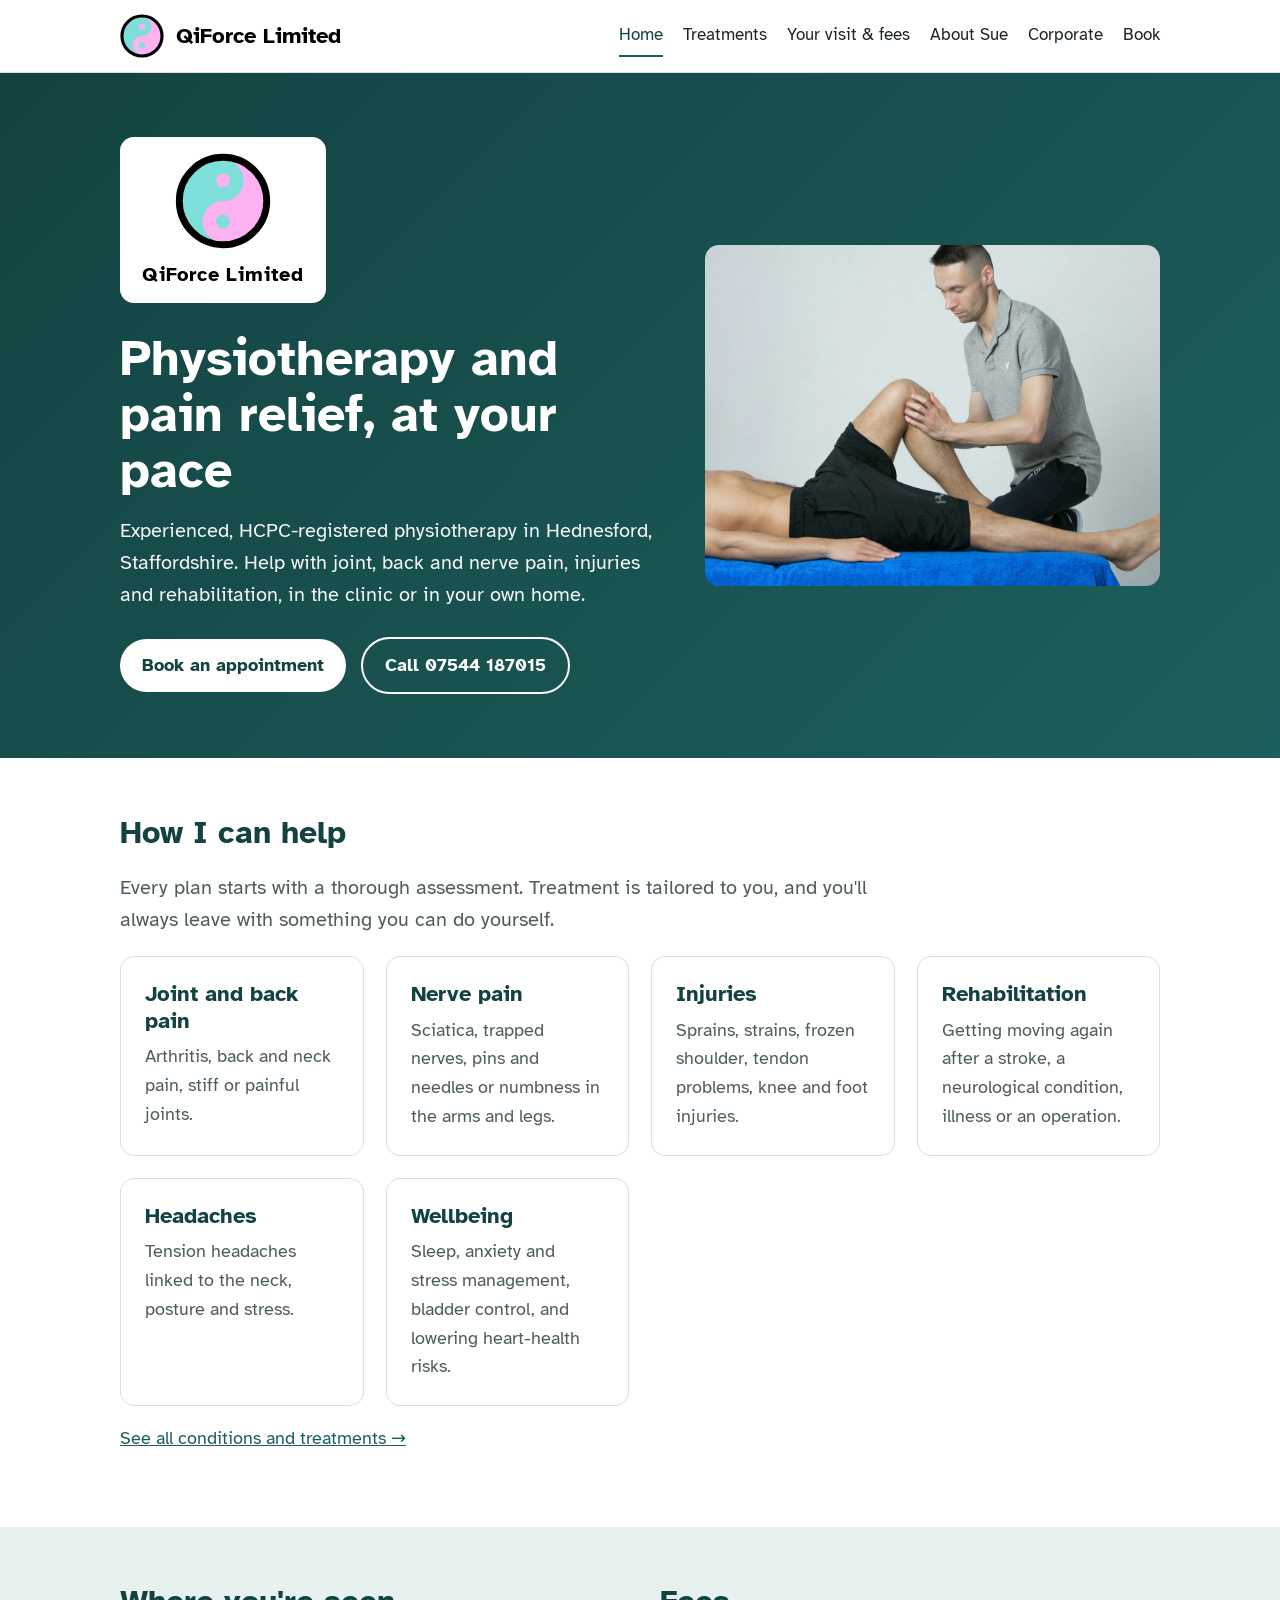
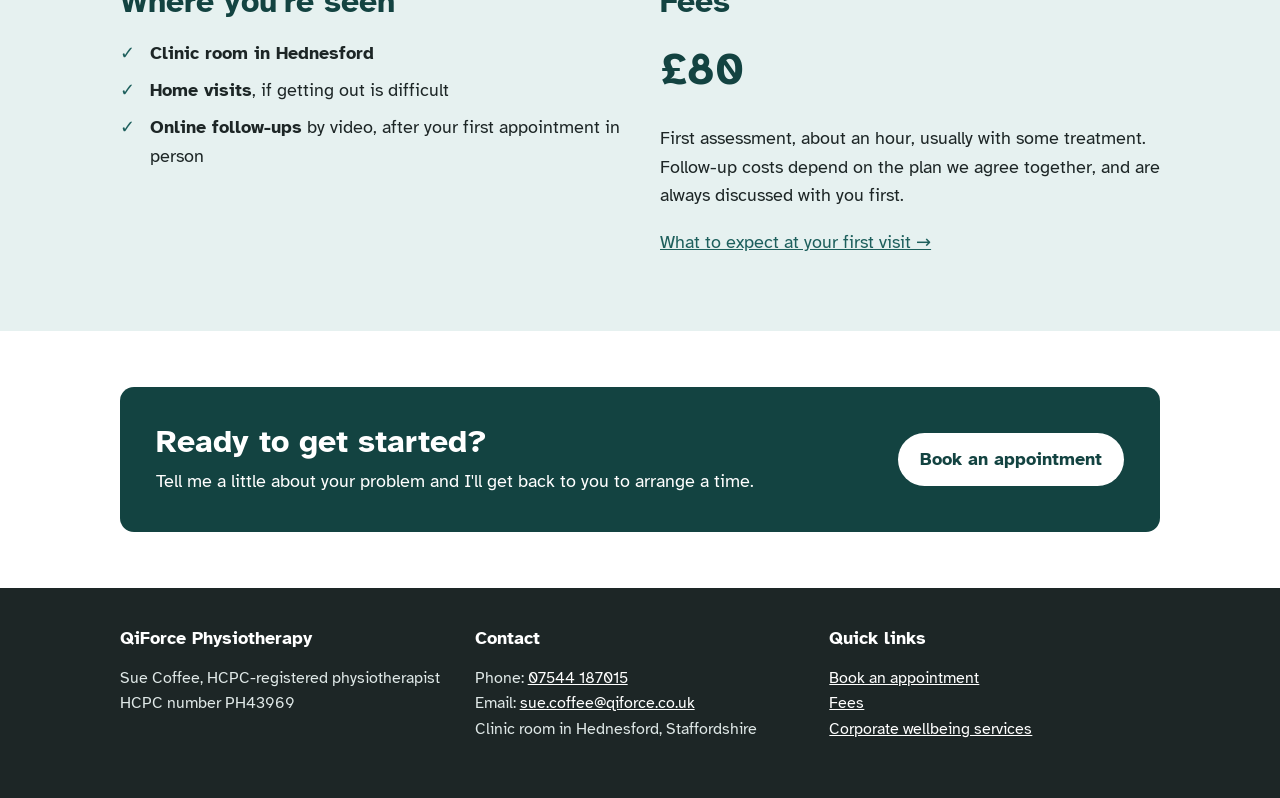
<file: index.html>
<!doctype html>
<html lang="en-GB">
<head>
<meta charset="utf-8">
<meta name="viewport" content="width=device-width, initial-scale=1">
<title>QiForce Physiotherapy | Pain relief and rehabilitation in Hednesford</title>
<meta name="description" content="HCPC-registered physiotherapist Sue Coffee helps you manage pain, recover from injury and move with confidence. Clinic in Hednesford, home visits and online follow-ups.">
<link rel="preconnect" href="https://fonts.googleapis.com">
<link rel="stylesheet" href="https://fonts.googleapis.com/css2?family=Atkinson+Hyperlegible:wght@400;700&display=swap">
<link rel="stylesheet" href="style.css">
</head>
<body>

<header class="site"><div class="wrap">
<a class="logo" href="index.html"><img src="images/yinyang.svg" width="44" height="44" alt=""><span class="logo-text">QiForce Limited</span></a>
<nav class="main" aria-label="Main">
<a href="index.html" aria-current="page">Home</a>
<a href="treatments.html">Treatments</a>
<a href="your-visit.html">Your visit & fees</a>
<a href="about.html">About Sue</a>
<a href="corporate.html">Corporate</a>
<a href="book.html">Book</a>
</nav>
</div></header>
<main>
<div class="hero"><div class="wrap">
<div>
<div class="brand"><img src="images/yinyang.svg" width="96" height="96" alt="QiForce yin and yang logo"><span>QiForce Limited</span></div>
<h1>Physiotherapy and pain relief, at your pace</h1>
<p>Experienced, HCPC-registered physiotherapy in Hednesford, Staffordshire. Help with joint, back and nerve pain, injuries and rehabilitation, in the clinic or in your own home.</p>
<a class="btn" href="book.html">Book an appointment</a>
<a class="btn ghost" href="tel:07544187015">Call 07544 187015</a>
</div>
<img class="hero-img" src="images/hero-knee.jpg" width="1400" height="934" alt="A physiotherapist gently bending a patient's knee on a treatment couch">
</div></div>

<section><div class="wrap">
<h2>How I can help</h2>
<p class="lead">Every plan starts with a thorough assessment. Treatment is tailored to you, and you'll always leave with something you can do yourself.</p>
<div class="grid">
<div class="card"><h3>Joint and back pain</h3><p>Arthritis, back and neck pain, stiff or painful joints.</p></div>
<div class="card"><h3>Nerve pain</h3><p>Sciatica, trapped nerves, pins and needles or numbness in the arms and legs.</p></div>
<div class="card"><h3>Injuries</h3><p>Sprains, strains, frozen shoulder, tendon problems, knee and foot injuries.</p></div>
<div class="card"><h3>Rehabilitation</h3><p>Getting moving again after a stroke, a neurological condition, illness or an operation.</p></div>
<div class="card"><h3>Headaches</h3><p>Tension headaches linked to the neck, posture and stress.</p></div>
<div class="card"><h3>Wellbeing</h3><p>Sleep, anxiety and stress management, bladder control, and lowering heart-health risks.</p></div>
</div>
<p><a href="treatments.html">See all conditions and treatments →</a></p>
</div></section>

<section class="alt"><div class="wrap two">
<div>
<h2>Where you're seen</h2>
<ul class="ticks">
<li><strong>Clinic room in Hednesford</strong></li>
<li><strong>Home visits</strong>, if getting out is difficult</li>
<li><strong>Online follow-ups</strong> by video, after your first appointment in person</li>
</ul>
</div>
<div>
<h2>Fees</h2>
<p class="price">£80</p>
<p>First assessment, about an hour, usually with some treatment. Follow-up costs depend on the plan we agree together, and are always discussed with you first.</p>
<p><a href="your-visit.html">What to expect at your first visit →</a></p>
</div>
</div></section>

<section><div class="wrap">
<div class="cta">
<div><h2>Ready to get started?</h2><p>Tell me a little about your problem and I'll get back to you to arrange a time.</p></div>
<a class="btn" href="book.html">Book an appointment</a>
</div>
</div></section>

</main>
<footer class="site"><div class="wrap">
<div><h3>QiForce Physiotherapy</h3>
<p>Sue Coffee, HCPC-registered physiotherapist<br>HCPC number PH43969</p></div>
<div><h3>Contact</h3>
<p>Phone: <a href="tel:07544187015">07544 187015</a><br>
Email: <a href="mailto:sue.coffee@qiforce.co.uk">sue.coffee@qiforce.co.uk</a><br>
Clinic room in Hednesford, Staffordshire</p></div>
<div><h3>Quick links</h3>
<p><a href="book.html">Book an appointment</a><br><a href="your-visit.html">Fees</a><br><a href="corporate.html">Corporate wellbeing services</a></p></div>
</div></footer>
</body>
</html>
</file>
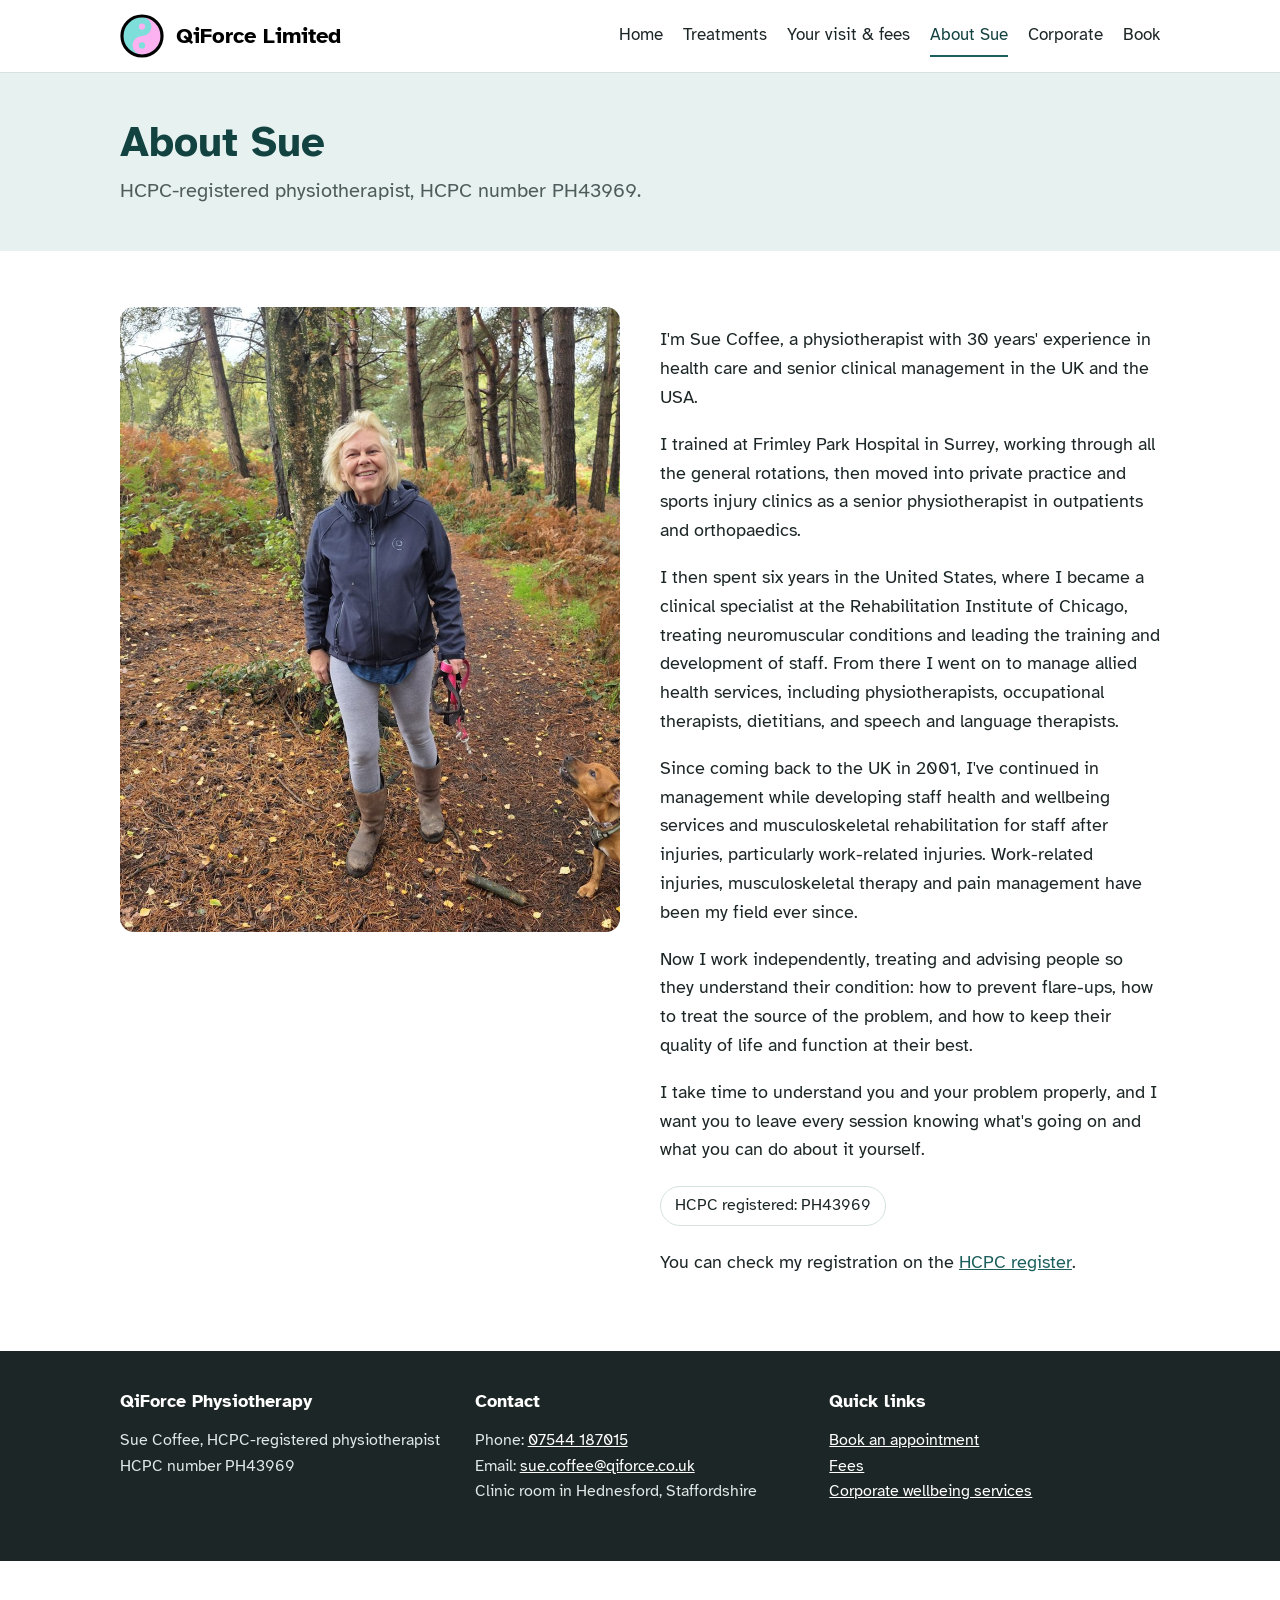
<file: about-us/index.html>
<!DOCTYPE html>
<html lang="en-GB"><head><meta charset="utf-8">
<title>QiForce Physiotherapy</title>
<link rel="canonical" href="https://www.qiforce.co.uk/about.html">
<meta http-equiv="refresh" content="0; url=/about.html">
</head><body><p><a href="/about.html">Continue to QiForce Physiotherapy</a></p></body></html>
</file>
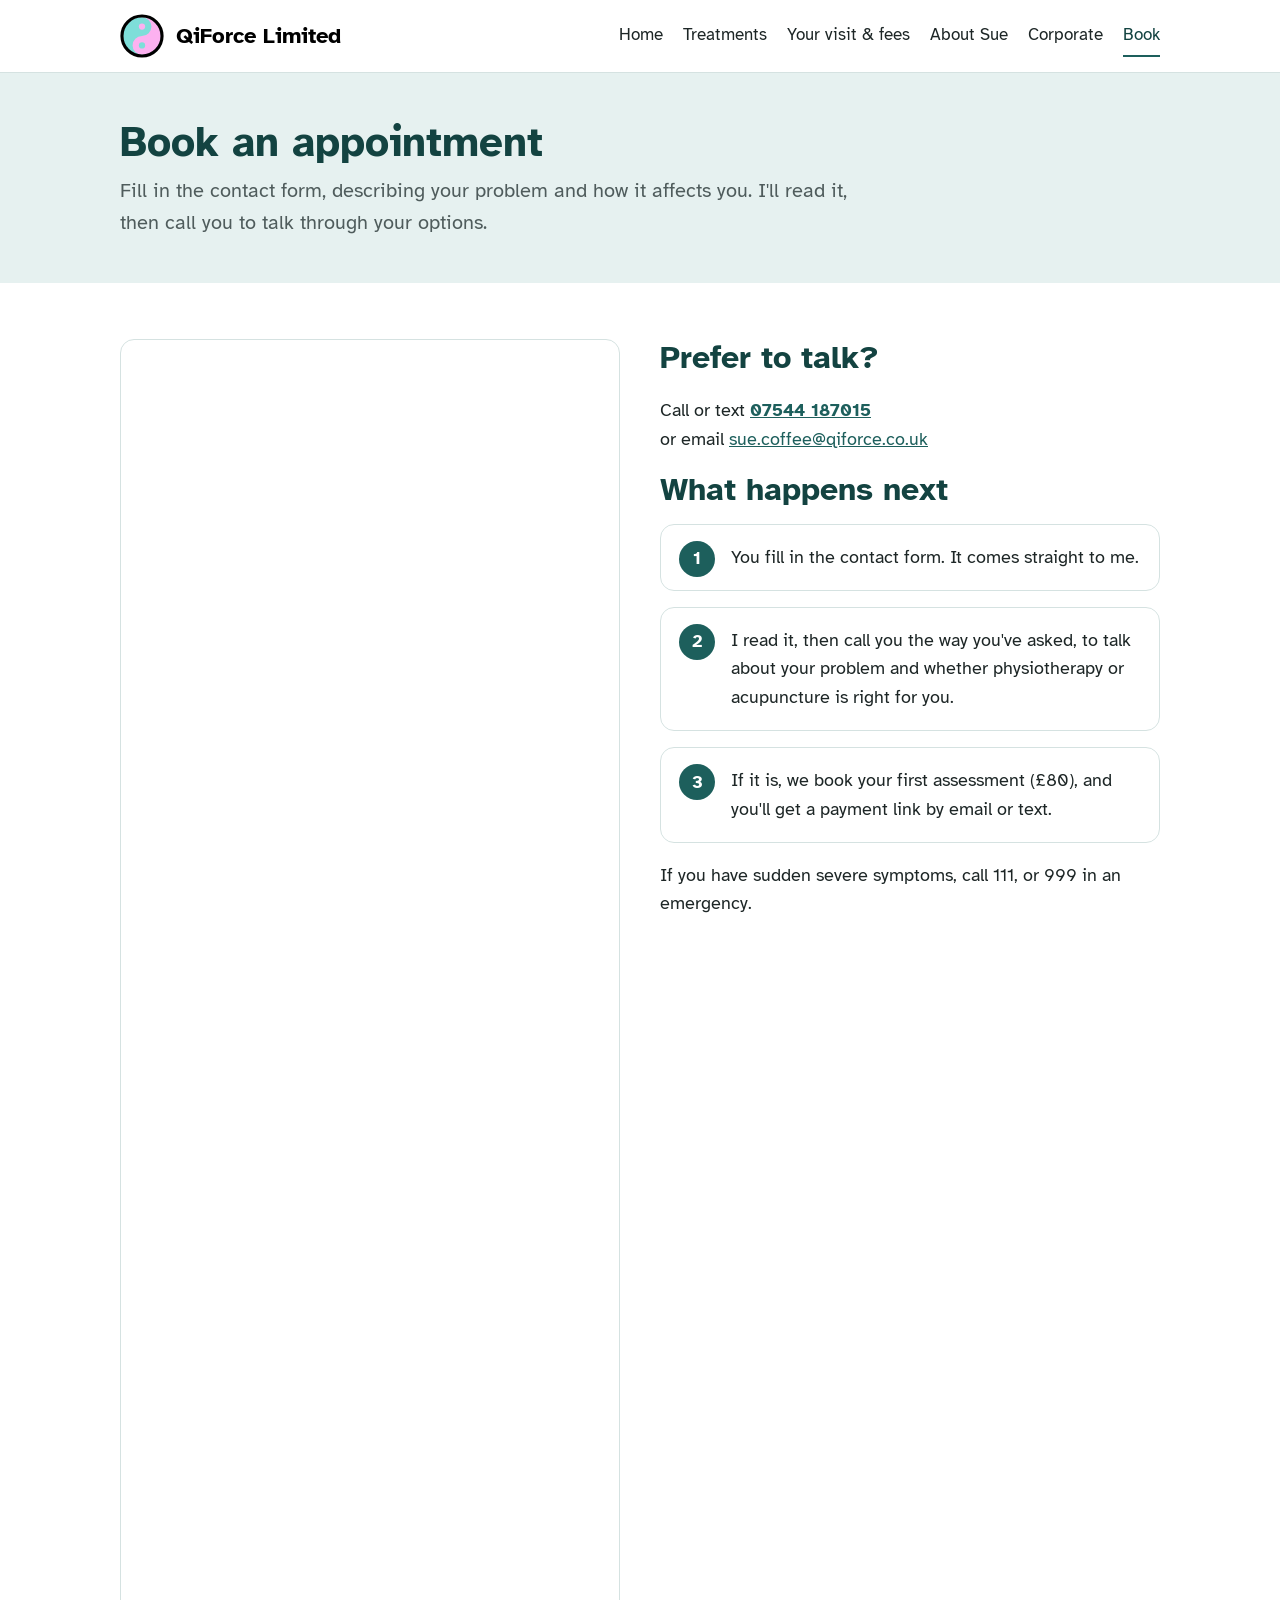
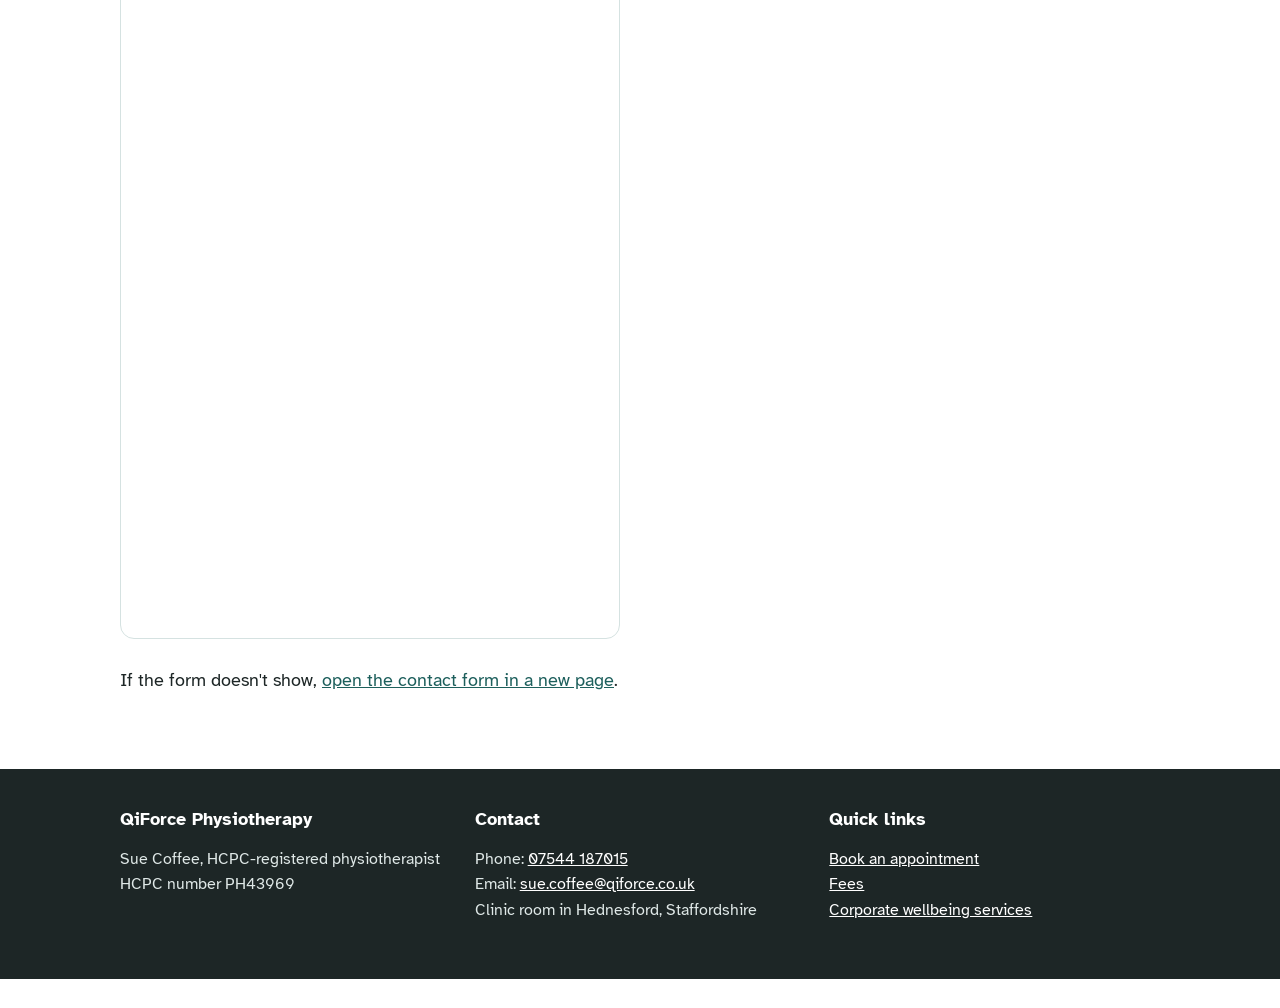
<file: contact-us/index.html>
<!DOCTYPE html>
<html lang="en-GB"><head><meta charset="utf-8">
<title>QiForce Physiotherapy</title>
<link rel="canonical" href="https://www.qiforce.co.uk/book.html">
<meta http-equiv="refresh" content="0; url=/book.html">
</head><body><p><a href="/book.html">Continue to QiForce Physiotherapy</a></p></body></html>
</file>
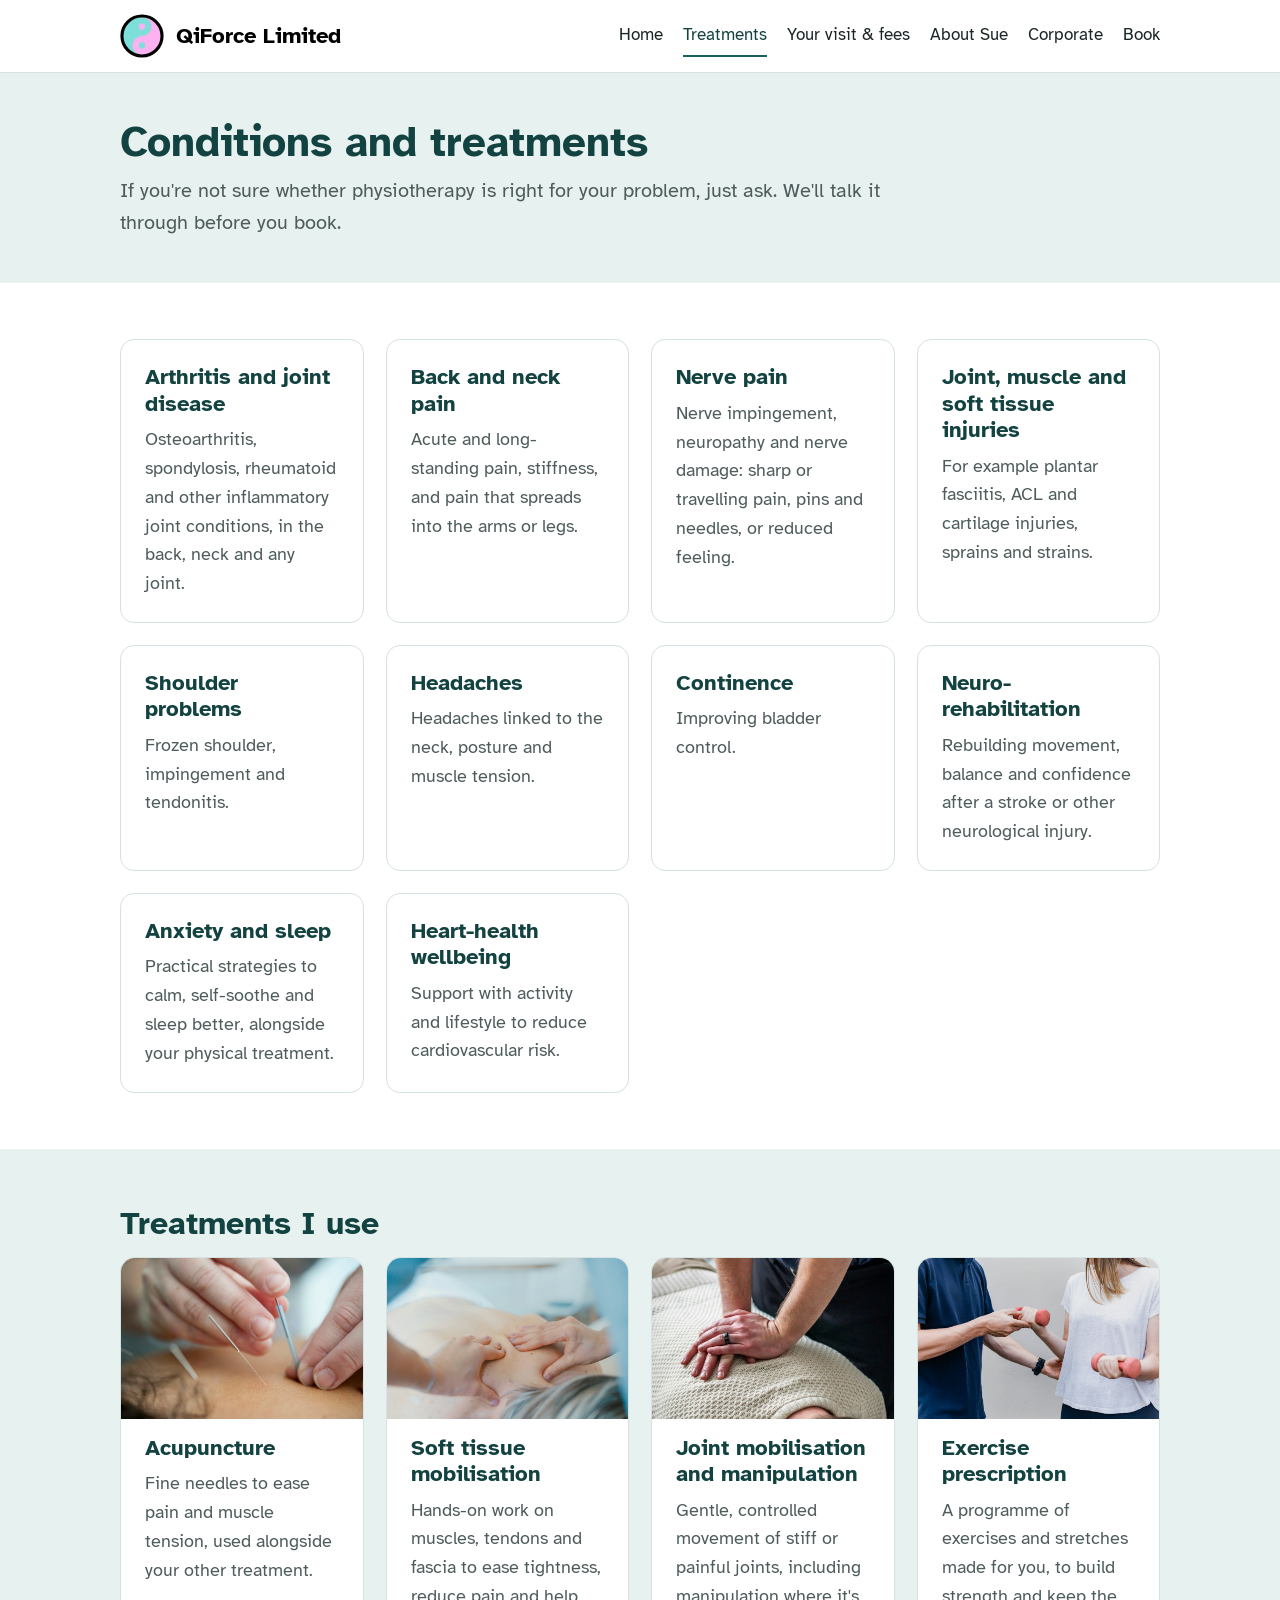
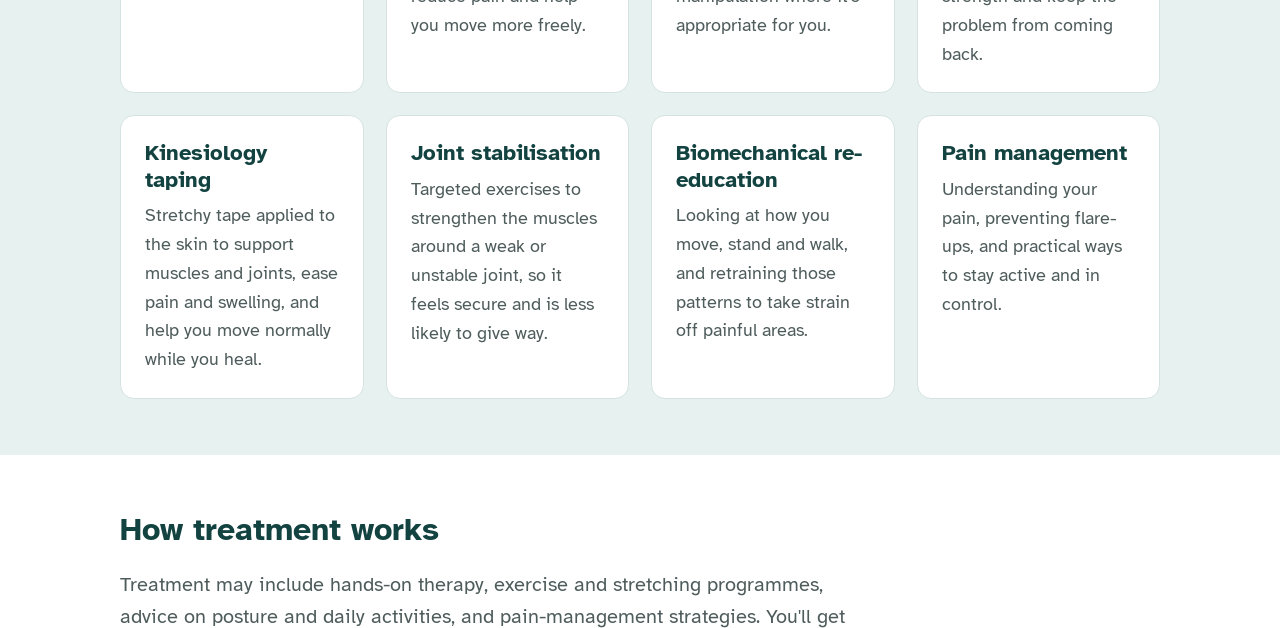
<file: personal-support/index.html>
<!DOCTYPE html>
<html lang="en-GB"><head><meta charset="utf-8">
<title>QiForce Physiotherapy</title>
<link rel="canonical" href="https://www.qiforce.co.uk/treatments.html">
<meta http-equiv="refresh" content="0; url=/treatments.html">
</head><body><p><a href="/treatments.html">Continue to QiForce Physiotherapy</a></p></body></html>
</file>
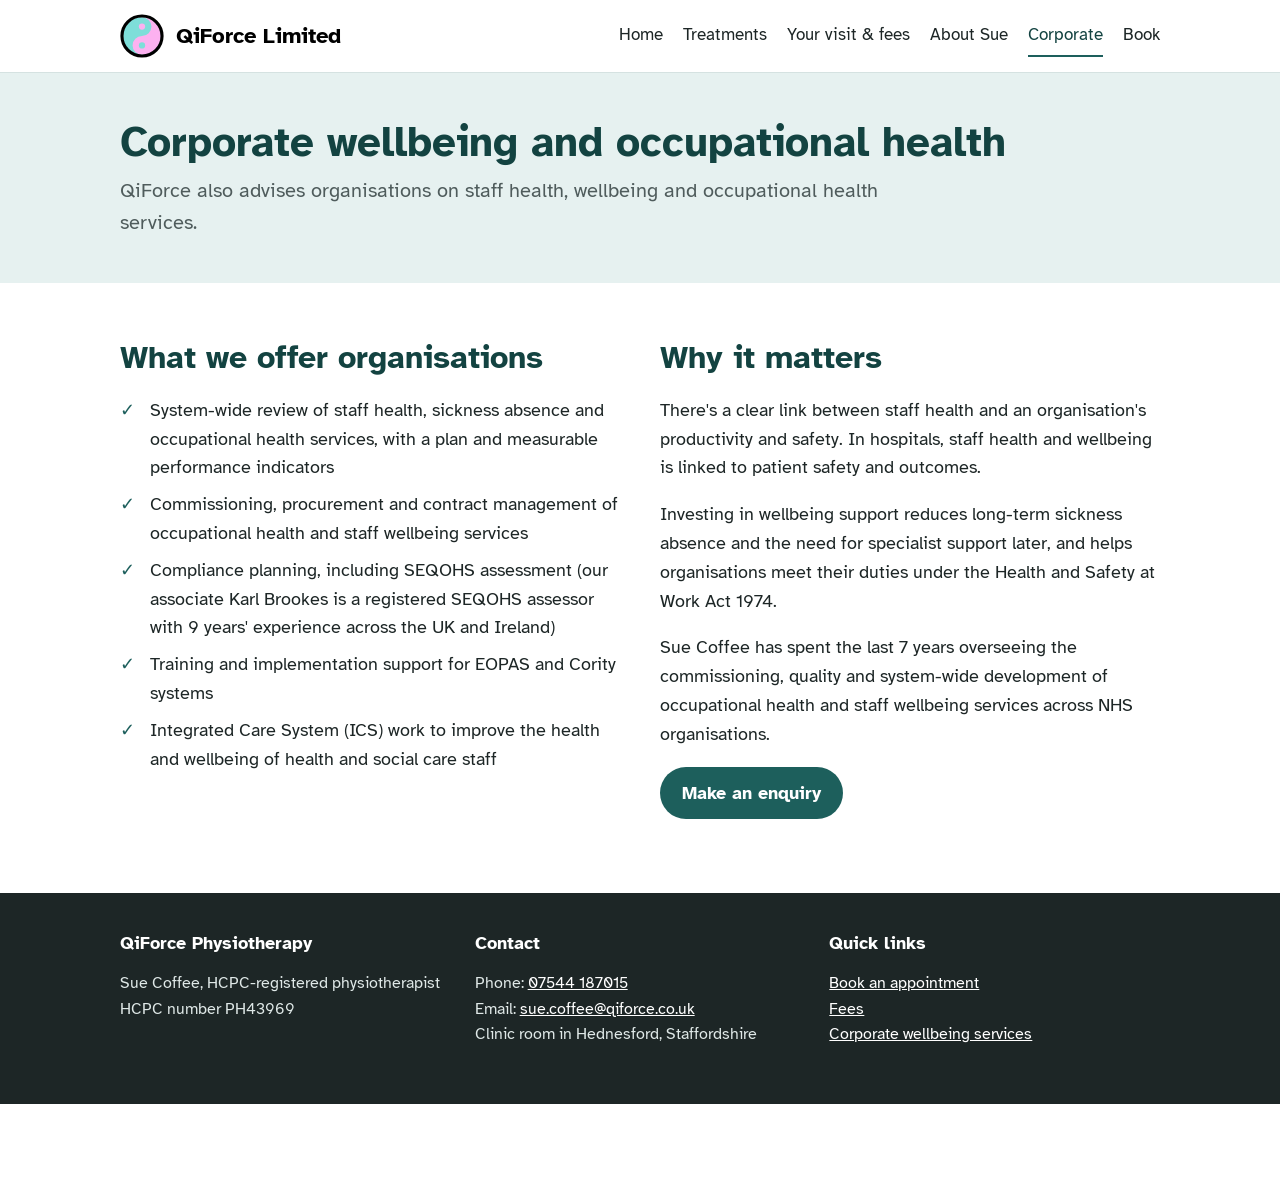
<file: projects/index.html>
<!DOCTYPE html>
<html lang="en-GB"><head><meta charset="utf-8">
<title>QiForce Physiotherapy</title>
<link rel="canonical" href="https://www.qiforce.co.uk/corporate.html">
<meta http-equiv="refresh" content="0; url=/corporate.html">
</head><body><p><a href="/corporate.html">Continue to QiForce Physiotherapy</a></p></body></html>
</file>
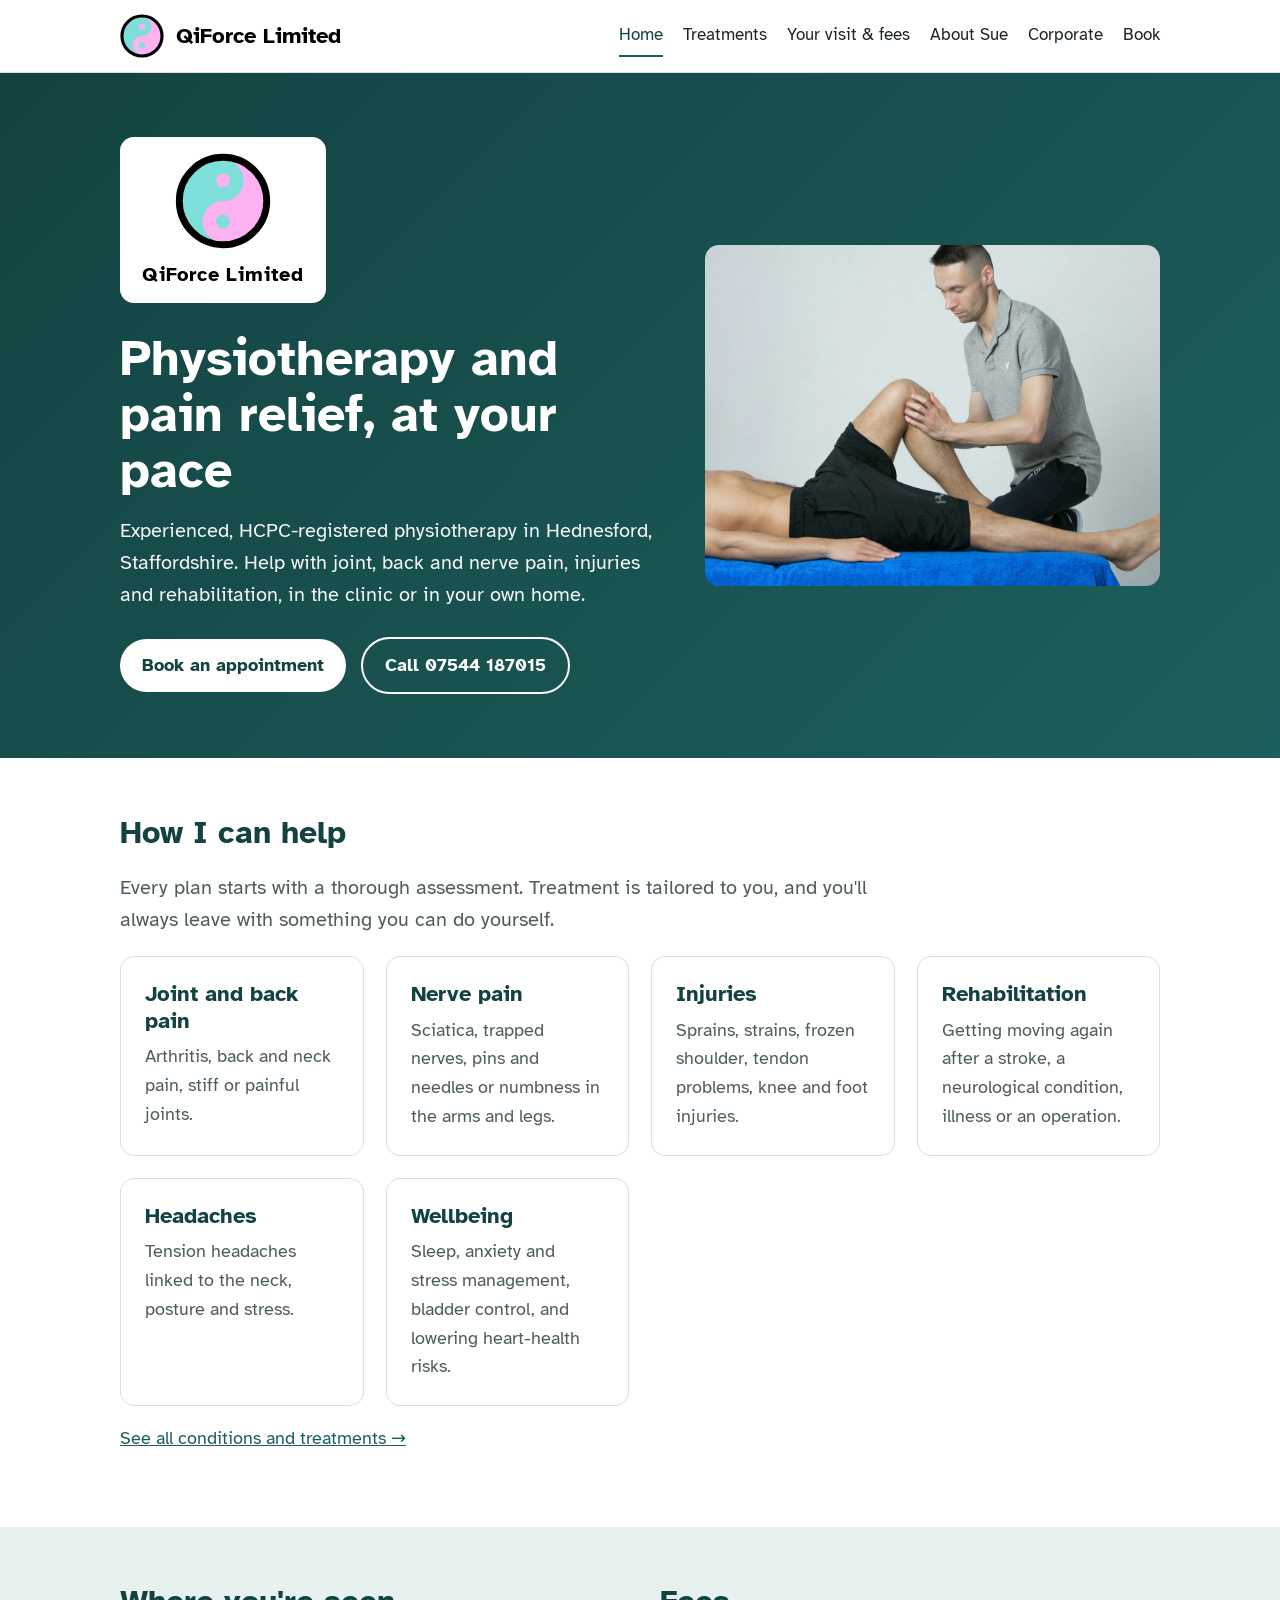
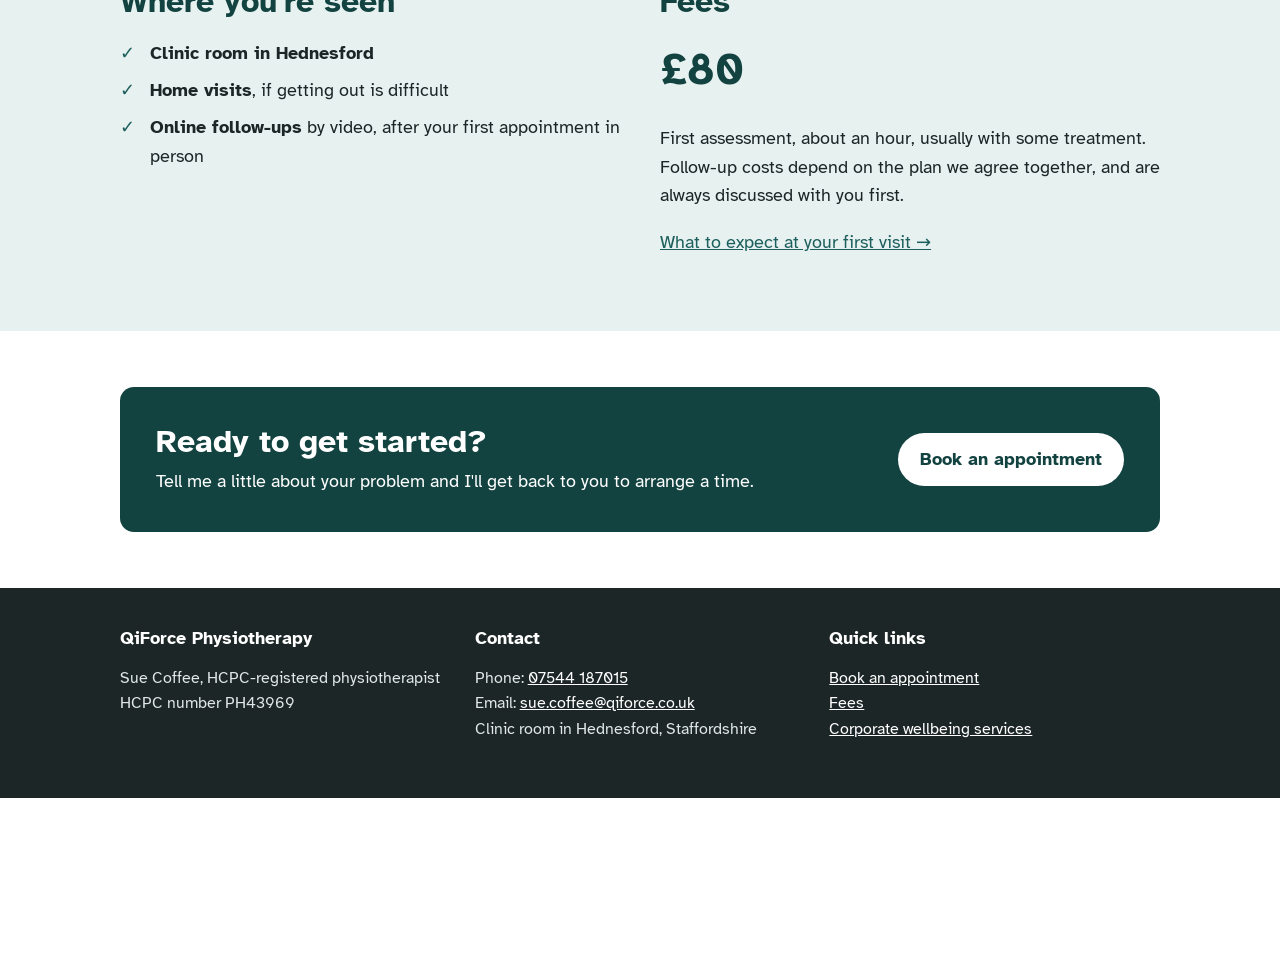
<file: resources/index.html>
<!DOCTYPE html>
<html lang="en-GB"><head><meta charset="utf-8">
<title>QiForce Physiotherapy</title>
<link rel="canonical" href="https://www.qiforce.co.uk/index.html">
<meta http-equiv="refresh" content="0; url=/index.html">
</head><body><p><a href="/index.html">Continue to QiForce Physiotherapy</a></p></body></html>
</file>
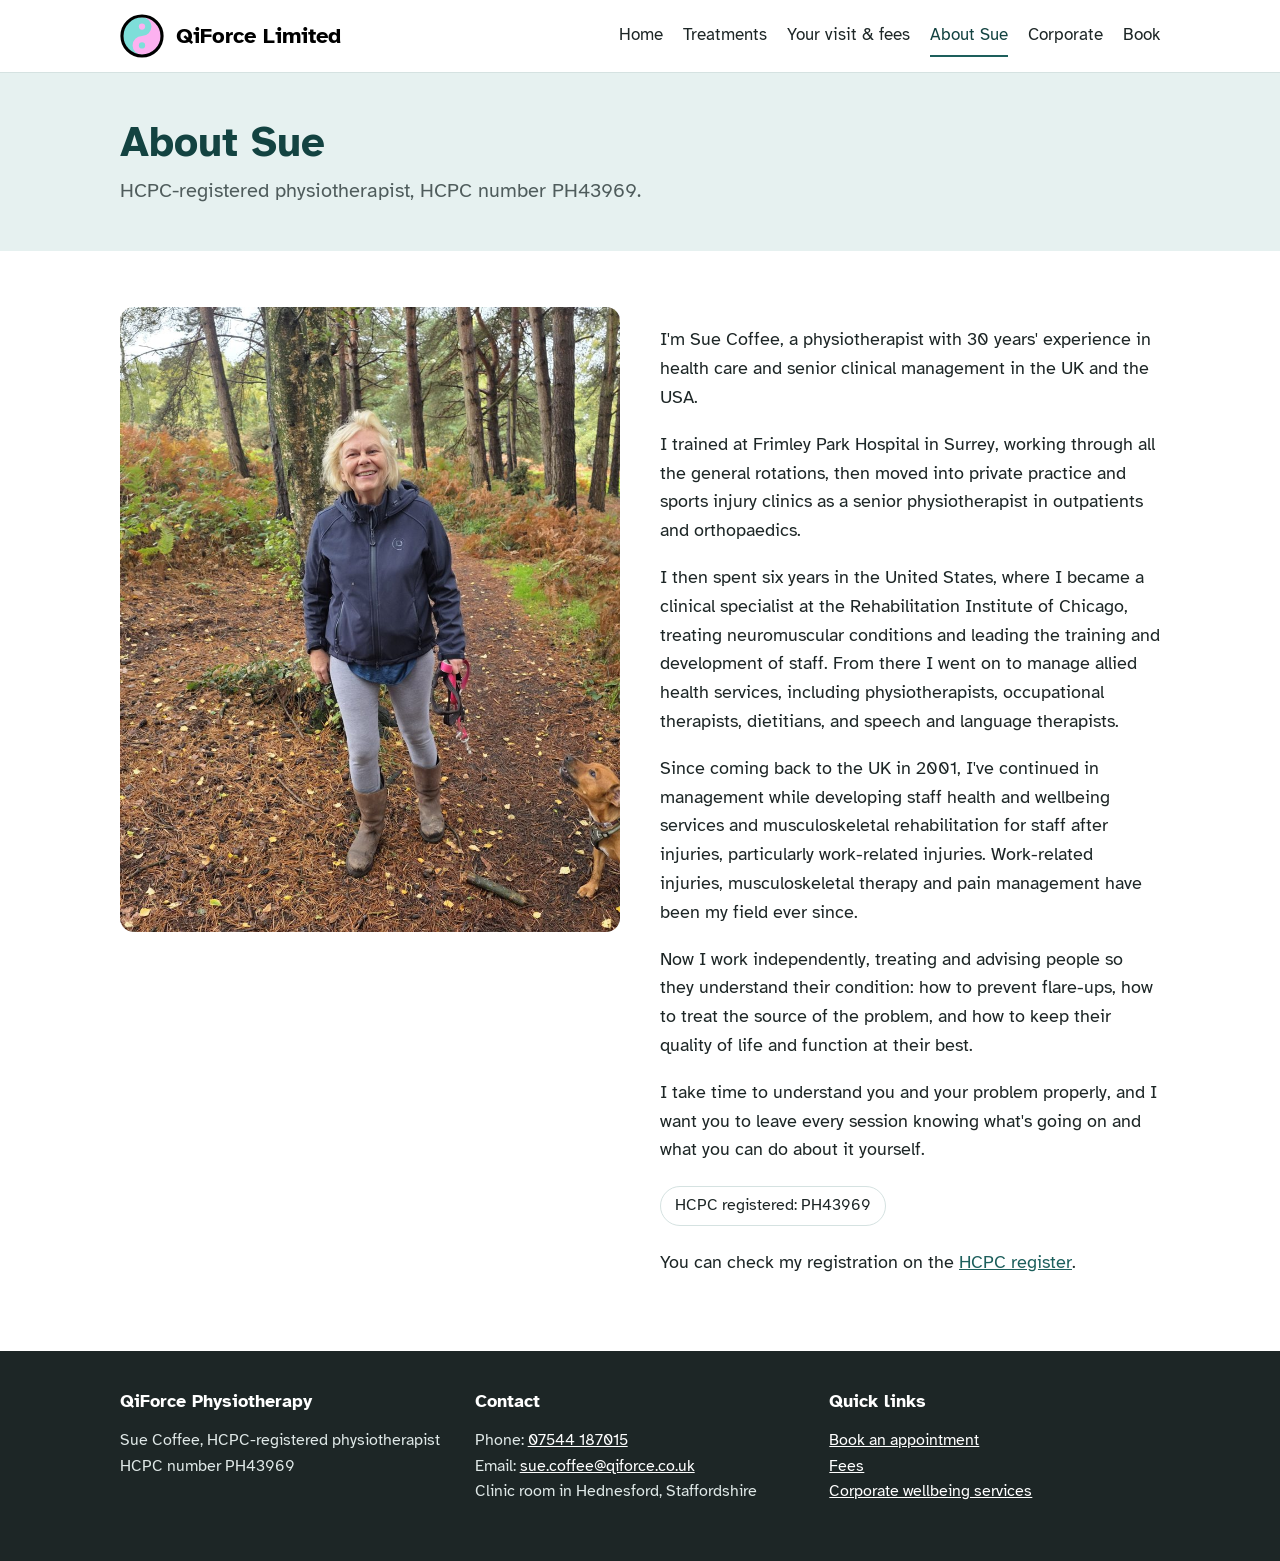
<file: about.html>
<!doctype html>
<html lang="en-GB">
<head>
<meta charset="utf-8">
<meta name="viewport" content="width=device-width, initial-scale=1">
<title>About Sue Coffee | QiForce Physiotherapy</title>
<meta name="description" content="Sue Coffee is an HCPC-registered physiotherapist with 30 years' experience in health care in the UK and the USA.">
<link rel="preconnect" href="https://fonts.googleapis.com">
<link rel="stylesheet" href="https://fonts.googleapis.com/css2?family=Atkinson+Hyperlegible:wght@400;700&display=swap">
<link rel="stylesheet" href="style.css">
</head>
<body>

<header class="site"><div class="wrap">
<a class="logo" href="index.html"><img src="images/yinyang.svg" width="44" height="44" alt=""><span class="logo-text">QiForce Limited</span></a>
<nav class="main" aria-label="Main">
<a href="index.html">Home</a>
<a href="treatments.html">Treatments</a>
<a href="your-visit.html">Your visit & fees</a>
<a href="about.html" aria-current="page">About Sue</a>
<a href="corporate.html">Corporate</a>
<a href="book.html">Book</a>
</nav>
</div></header>
<main>
<div class="page-head"><div class="wrap">
<h1>About Sue</h1>
<p class="lead">HCPC-registered physiotherapist, HCPC number PH43969.</p>
</div></div>

<section><div class="wrap two">
<img class="portrait" src="images/sue.jpg" width="900" height="1125" alt="Sue Coffee smiling on a woodland walk with her dog">
<div>
<p>I'm Sue Coffee, a physiotherapist with 30 years' experience in health care and senior clinical management in the UK and the USA.</p>
<p>I trained at Frimley Park Hospital in Surrey, working through all the general rotations, then moved into private practice and sports injury clinics as a senior physiotherapist in outpatients and orthopaedics.</p>
<p>I then spent six years in the United States, where I became a clinical specialist at the Rehabilitation Institute of Chicago, treating neuromuscular conditions and leading the training and development of staff. From there I went on to manage allied health services, including physiotherapists, occupational therapists, dietitians, and speech and language therapists.</p>
<p>Since coming back to the UK in 2001, I've continued in management while developing staff health and wellbeing services and musculoskeletal rehabilitation for staff after injuries, particularly work-related injuries. Work-related injuries, musculoskeletal therapy and pain management have been my field ever since.</p>
<p>Now I work independently, treating and advising people so they understand their condition: how to prevent flare-ups, how to treat the source of the problem, and how to keep their quality of life and function at their best.</p>
<p>I take time to understand you and your problem properly, and I want you to leave every session knowing what's going on and what you can do about it yourself.</p>
<p><span class="badge">HCPC registered: PH43969</span></p>
<p>You can check my registration on the <a href="https://www.hcpc-uk.org/check-the-register/">HCPC register</a>.</p>
</div>
</div></section>

</main>
<footer class="site"><div class="wrap">
<div><h3>QiForce Physiotherapy</h3>
<p>Sue Coffee, HCPC-registered physiotherapist<br>HCPC number PH43969</p></div>
<div><h3>Contact</h3>
<p>Phone: <a href="tel:07544187015">07544 187015</a><br>
Email: <a href="mailto:sue.coffee@qiforce.co.uk">sue.coffee@qiforce.co.uk</a><br>
Clinic room in Hednesford, Staffordshire</p></div>
<div><h3>Quick links</h3>
<p><a href="book.html">Book an appointment</a><br><a href="your-visit.html">Fees</a><br><a href="corporate.html">Corporate wellbeing services</a></p></div>
</div></footer>
</body>
</html>
</file>
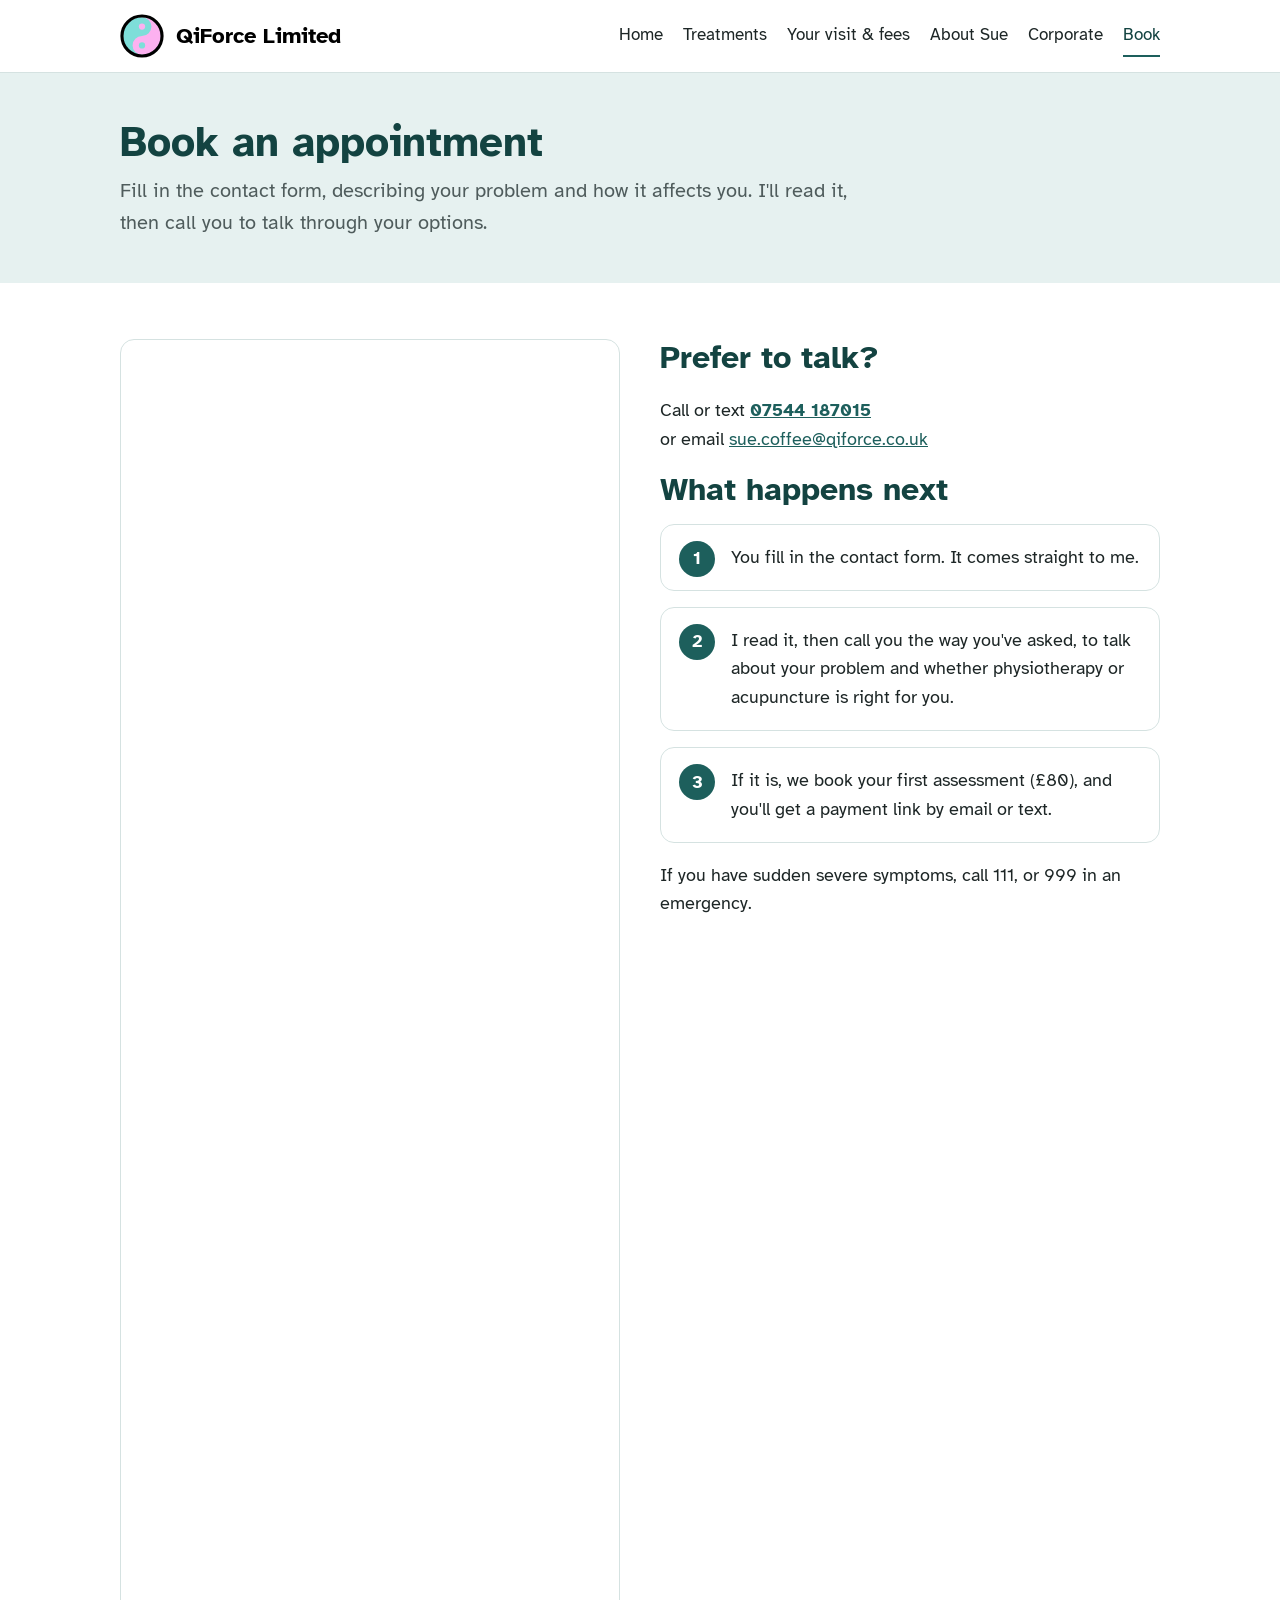
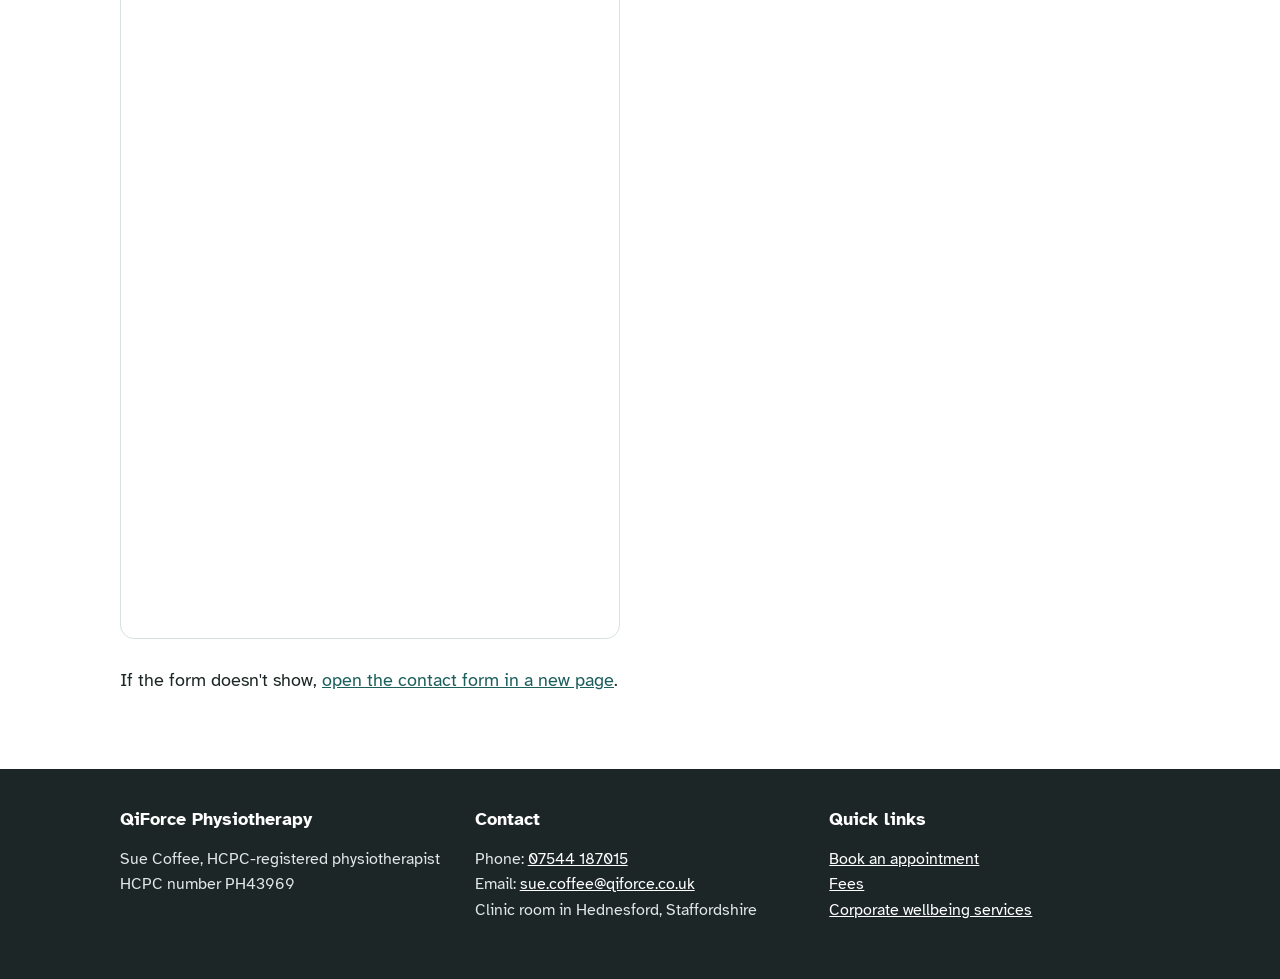
<file: book.html>
<!doctype html>
<html lang="en-GB">
<head>
<meta charset="utf-8">
<meta name="viewport" content="width=device-width, initial-scale=1">
<title>Book an appointment | QiForce Physiotherapy</title>
<meta name="description" content="Book a physiotherapy appointment with QiForce in Hednesford. Tell us about your problem and Sue will contact you to arrange a time.">
<link rel="preconnect" href="https://fonts.googleapis.com">
<link rel="stylesheet" href="https://fonts.googleapis.com/css2?family=Atkinson+Hyperlegible:wght@400;700&display=swap">
<link rel="stylesheet" href="style.css">
</head>
<body>

<header class="site"><div class="wrap">
<a class="logo" href="index.html"><img src="images/yinyang.svg" width="44" height="44" alt=""><span class="logo-text">QiForce Limited</span></a>
<nav class="main" aria-label="Main">
<a href="index.html">Home</a>
<a href="treatments.html">Treatments</a>
<a href="your-visit.html">Your visit & fees</a>
<a href="about.html">About Sue</a>
<a href="corporate.html">Corporate</a>
<a href="book.html" aria-current="page">Book</a>
</nav>
</div></header>
<main>
<div class="page-head"><div class="wrap">
<h1>Book an appointment</h1>
<p class="lead">Fill in the contact form, describing your problem and how it affects you. I'll read it, then call you to talk through your options.</p>
</div></div>

<section><div class="wrap two">
<div>
<iframe class="gform" src="https://docs.google.com/forms/d/e/1FAIpQLSfkdNRi7fVnsj6VNFVcEXUEhlITkwoGlxAkm9c-xMbrxIQoLg/viewform?embedded=true" title="QiForce contact form" loading="lazy">Loading the form…</iframe>
<p>If the form doesn't show, <a href="https://docs.google.com/forms/d/e/1FAIpQLSfkdNRi7fVnsj6VNFVcEXUEhlITkwoGlxAkm9c-xMbrxIQoLg/viewform">open the contact form in a new page</a>.</p>
</div>
<div>
<h2>Prefer to talk?</h2>
<p>Call or text <a href="tel:07544187015"><strong>07544 187015</strong></a><br>or email <a href="mailto:sue.coffee@qiforce.co.uk">sue.coffee@qiforce.co.uk</a></p>
<h2>What happens next</h2>
<ol class="steps">
<li>You fill in the contact form. It comes straight to me.</li>
<li>I read it, then call you the way you've asked, to talk about your problem and whether physiotherapy or acupuncture is right for you.</li>
<li>If it is, we book your first assessment (£80), and you'll get a payment link by email or text.</li>
</ol>
<p>If you have sudden severe symptoms, call 111, or 999 in an emergency.</p>
</div>
</div></section>

</main>
<footer class="site"><div class="wrap">
<div><h3>QiForce Physiotherapy</h3>
<p>Sue Coffee, HCPC-registered physiotherapist<br>HCPC number PH43969</p></div>
<div><h3>Contact</h3>
<p>Phone: <a href="tel:07544187015">07544 187015</a><br>
Email: <a href="mailto:sue.coffee@qiforce.co.uk">sue.coffee@qiforce.co.uk</a><br>
Clinic room in Hednesford, Staffordshire</p></div>
<div><h3>Quick links</h3>
<p><a href="book.html">Book an appointment</a><br><a href="your-visit.html">Fees</a><br><a href="corporate.html">Corporate wellbeing services</a></p></div>
</div></footer>
</body>
</html>
</file>
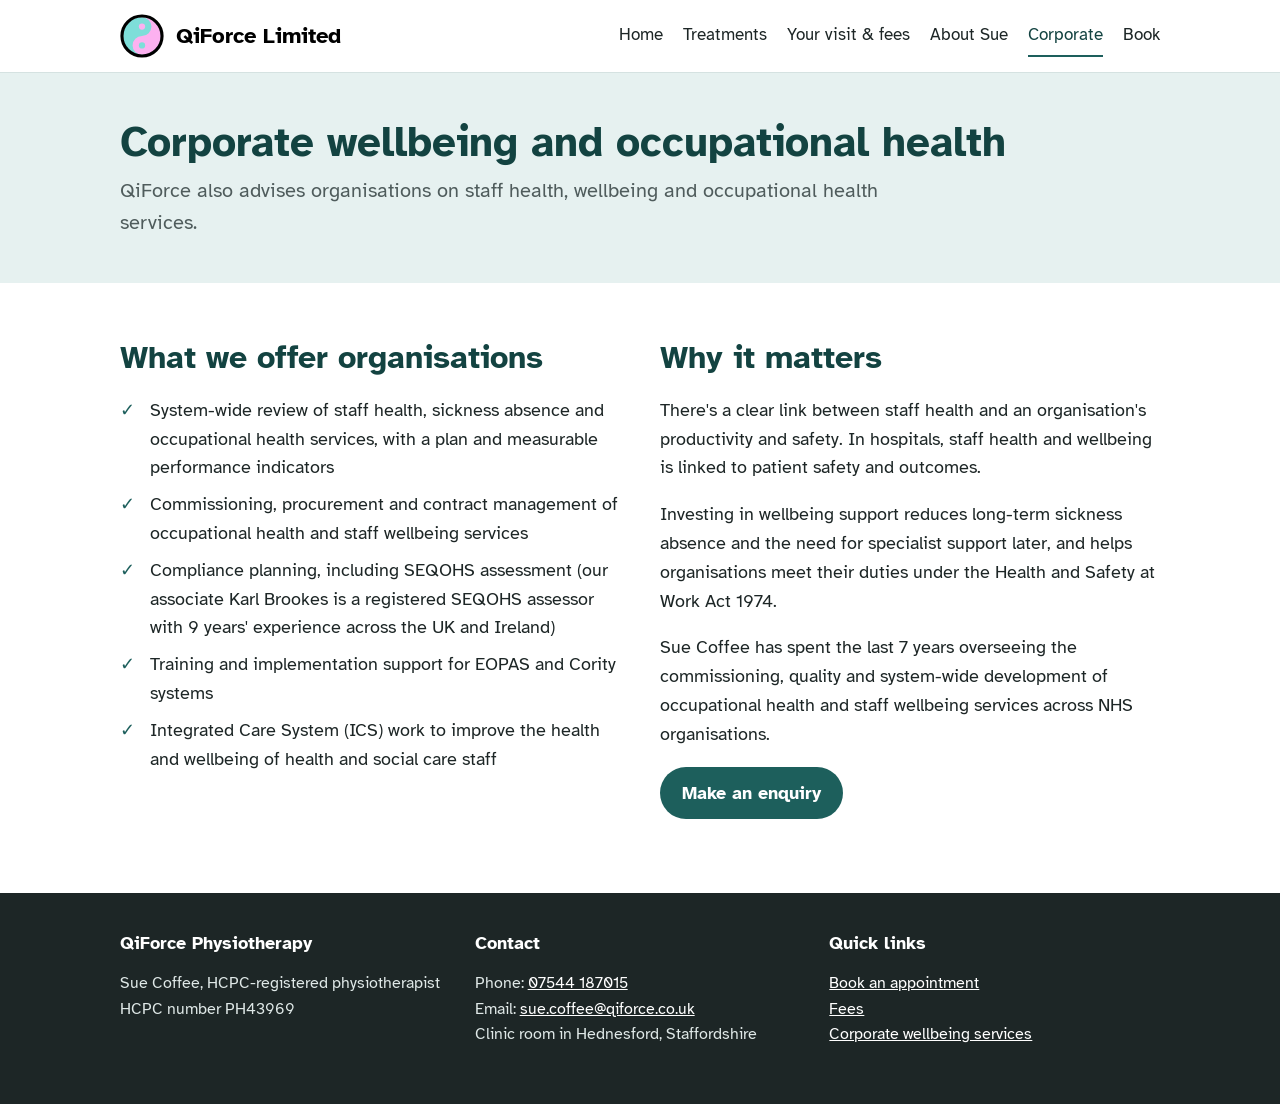
<file: corporate.html>
<!doctype html>
<html lang="en-GB">
<head>
<meta charset="utf-8">
<meta name="viewport" content="width=device-width, initial-scale=1">
<title>Corporate wellbeing and occupational health | QiForce</title>
<meta name="description" content="QiForce advises employers and health and social care organisations on staff health, wellbeing, occupational health services and compliance.">
<link rel="preconnect" href="https://fonts.googleapis.com">
<link rel="stylesheet" href="https://fonts.googleapis.com/css2?family=Atkinson+Hyperlegible:wght@400;700&display=swap">
<link rel="stylesheet" href="style.css">
</head>
<body>

<header class="site"><div class="wrap">
<a class="logo" href="index.html"><img src="images/yinyang.svg" width="44" height="44" alt=""><span class="logo-text">QiForce Limited</span></a>
<nav class="main" aria-label="Main">
<a href="index.html">Home</a>
<a href="treatments.html">Treatments</a>
<a href="your-visit.html">Your visit & fees</a>
<a href="about.html">About Sue</a>
<a href="corporate.html" aria-current="page">Corporate</a>
<a href="book.html">Book</a>
</nav>
</div></header>
<main>
<div class="page-head"><div class="wrap">
<h1>Corporate wellbeing and occupational health</h1>
<p class="lead">QiForce also advises organisations on staff health, wellbeing and occupational health services.</p>
</div></div>

<section><div class="wrap two">
<div>
<h2>What we offer organisations</h2>
<ul class="ticks">
<li>System-wide review of staff health, sickness absence and occupational health services, with a plan and measurable performance indicators</li>
<li>Commissioning, procurement and contract management of occupational health and staff wellbeing services</li>
<li>Compliance planning, including SEQOHS assessment (our associate Karl Brookes is a registered SEQOHS assessor with 9 years' experience across the UK and Ireland)</li>
<li>Training and implementation support for EOPAS and Cority systems</li>
<li>Integrated Care System (ICS) work to improve the health and wellbeing of health and social care staff</li>
</ul>
</div>
<div>
<h2>Why it matters</h2>
<p>There's a clear link between staff health and an organisation's productivity and safety. In hospitals, staff health and wellbeing is linked to patient safety and outcomes.</p>
<p>Investing in wellbeing support reduces long-term sickness absence and the need for specialist support later, and helps organisations meet their duties under the Health and Safety at Work Act 1974.</p>
<p>Sue Coffee has spent the last 7 years overseeing the commissioning, quality and system-wide development of occupational health and staff wellbeing services across NHS organisations.</p>
<p><a class="btn" href="mailto:sue.coffee@qiforce.co.uk?subject=Corporate%20enquiry">Make an enquiry</a></p>
</div>
</div></section>

</main>
<footer class="site"><div class="wrap">
<div><h3>QiForce Physiotherapy</h3>
<p>Sue Coffee, HCPC-registered physiotherapist<br>HCPC number PH43969</p></div>
<div><h3>Contact</h3>
<p>Phone: <a href="tel:07544187015">07544 187015</a><br>
Email: <a href="mailto:sue.coffee@qiforce.co.uk">sue.coffee@qiforce.co.uk</a><br>
Clinic room in Hednesford, Staffordshire</p></div>
<div><h3>Quick links</h3>
<p><a href="book.html">Book an appointment</a><br><a href="your-visit.html">Fees</a><br><a href="corporate.html">Corporate wellbeing services</a></p></div>
</div></footer>
</body>
</html>
</file>
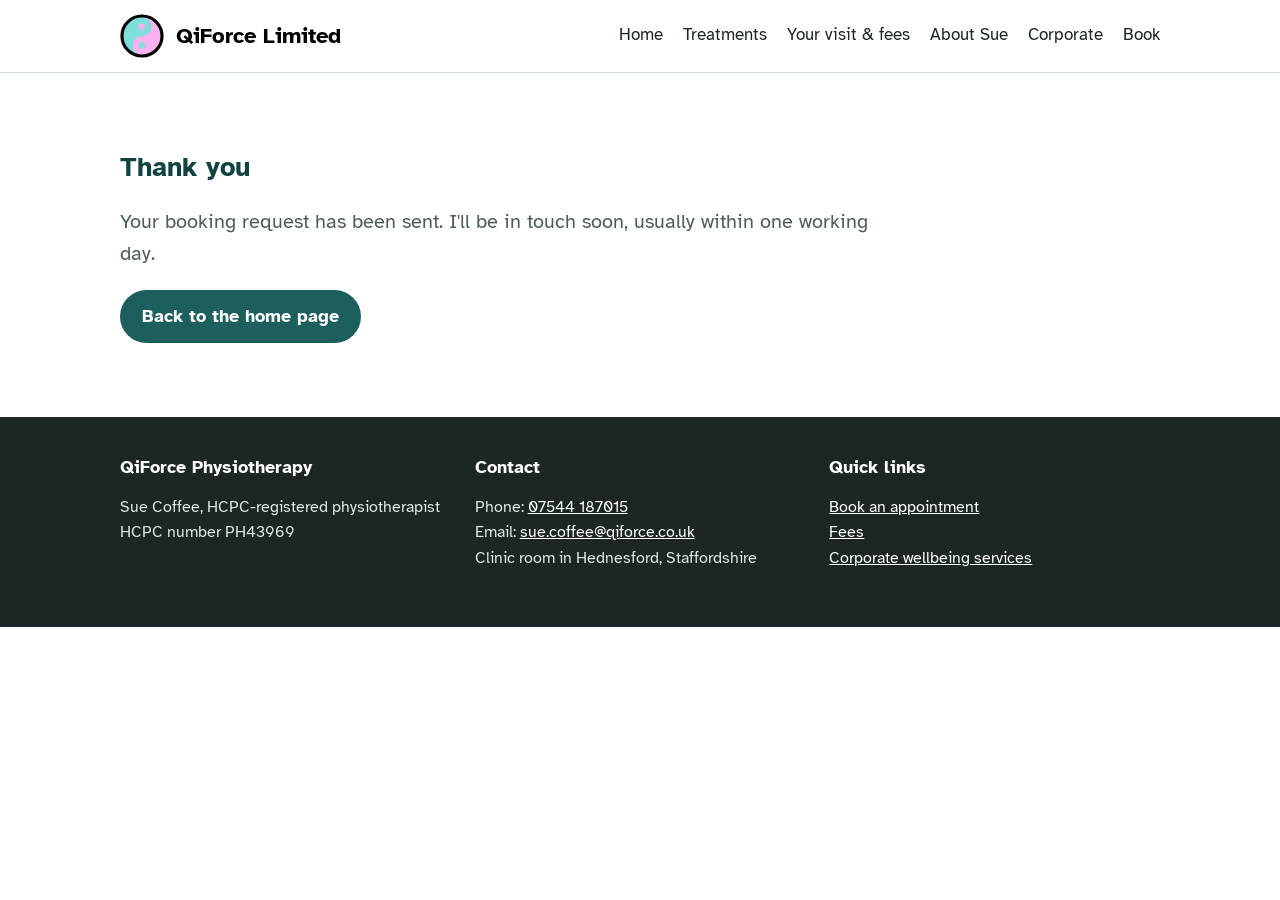
<file: thanks.html>
<!doctype html>
<html lang="en-GB">
<head>
<meta charset="utf-8">
<meta name="viewport" content="width=device-width, initial-scale=1">
<title>Thank you | QiForce Physiotherapy</title>
<meta name="description" content="Your booking request has been sent.">
<link rel="preconnect" href="https://fonts.googleapis.com">
<link rel="stylesheet" href="https://fonts.googleapis.com/css2?family=Atkinson+Hyperlegible:wght@400;700&display=swap">
<link rel="stylesheet" href="style.css">
</head>
<body>

<header class="site"><div class="wrap">
<a class="logo" href="index.html"><img src="images/yinyang.svg" width="44" height="44" alt=""><span class="logo-text">QiForce Limited</span></a>
<nav class="main" aria-label="Main">
<a href="index.html">Home</a>
<a href="treatments.html">Treatments</a>
<a href="your-visit.html">Your visit & fees</a>
<a href="about.html">About Sue</a>
<a href="corporate.html">Corporate</a>
<a href="book.html">Book</a>
</nav>
</div></header>
<main>
<section><div class="wrap">
<h1>Thank you</h1>
<p class="lead">Your booking request has been sent. I'll be in touch soon, usually within one working day.</p>
<p><a class="btn" href="index.html">Back to the home page</a></p>
</div></section>

</main>
<footer class="site"><div class="wrap">
<div><h3>QiForce Physiotherapy</h3>
<p>Sue Coffee, HCPC-registered physiotherapist<br>HCPC number PH43969</p></div>
<div><h3>Contact</h3>
<p>Phone: <a href="tel:07544187015">07544 187015</a><br>
Email: <a href="mailto:sue.coffee@qiforce.co.uk">sue.coffee@qiforce.co.uk</a><br>
Clinic room in Hednesford, Staffordshire</p></div>
<div><h3>Quick links</h3>
<p><a href="book.html">Book an appointment</a><br><a href="your-visit.html">Fees</a><br><a href="corporate.html">Corporate wellbeing services</a></p></div>
</div></footer>
</body>
</html>
</file>
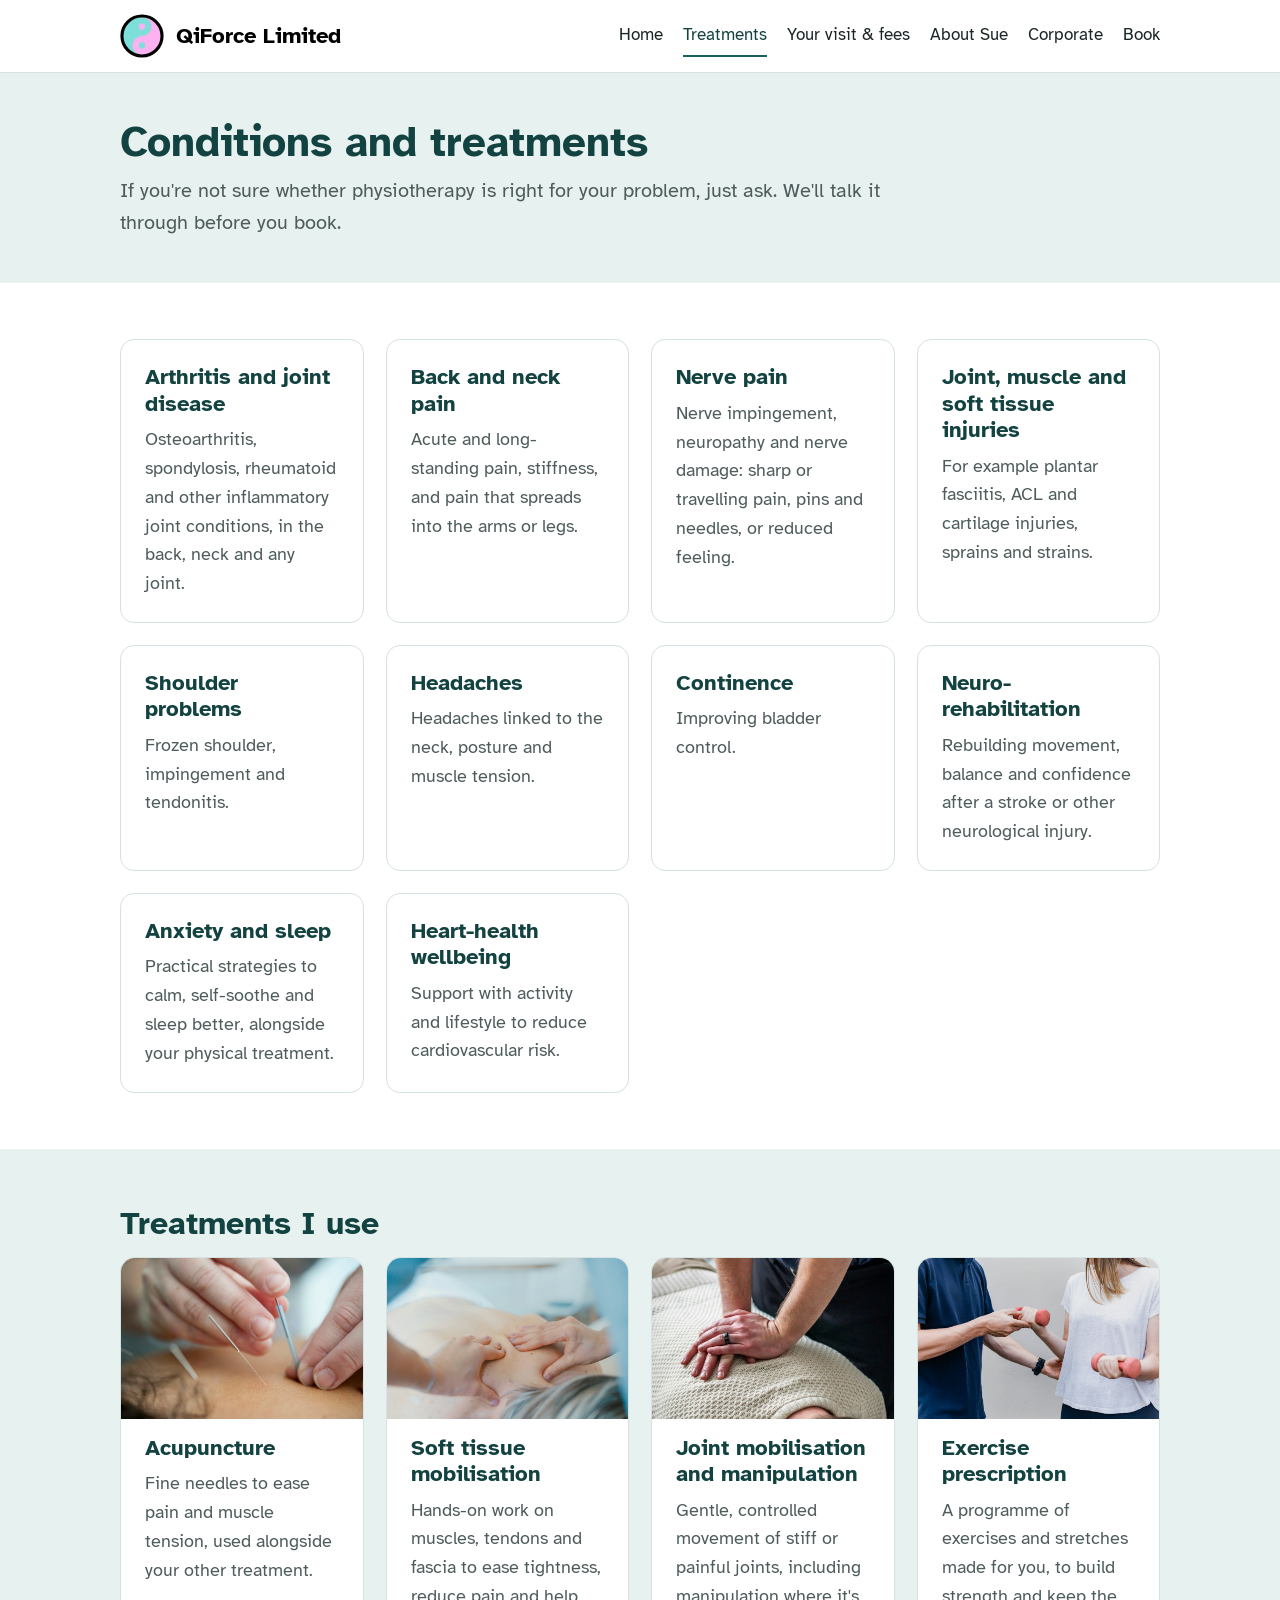
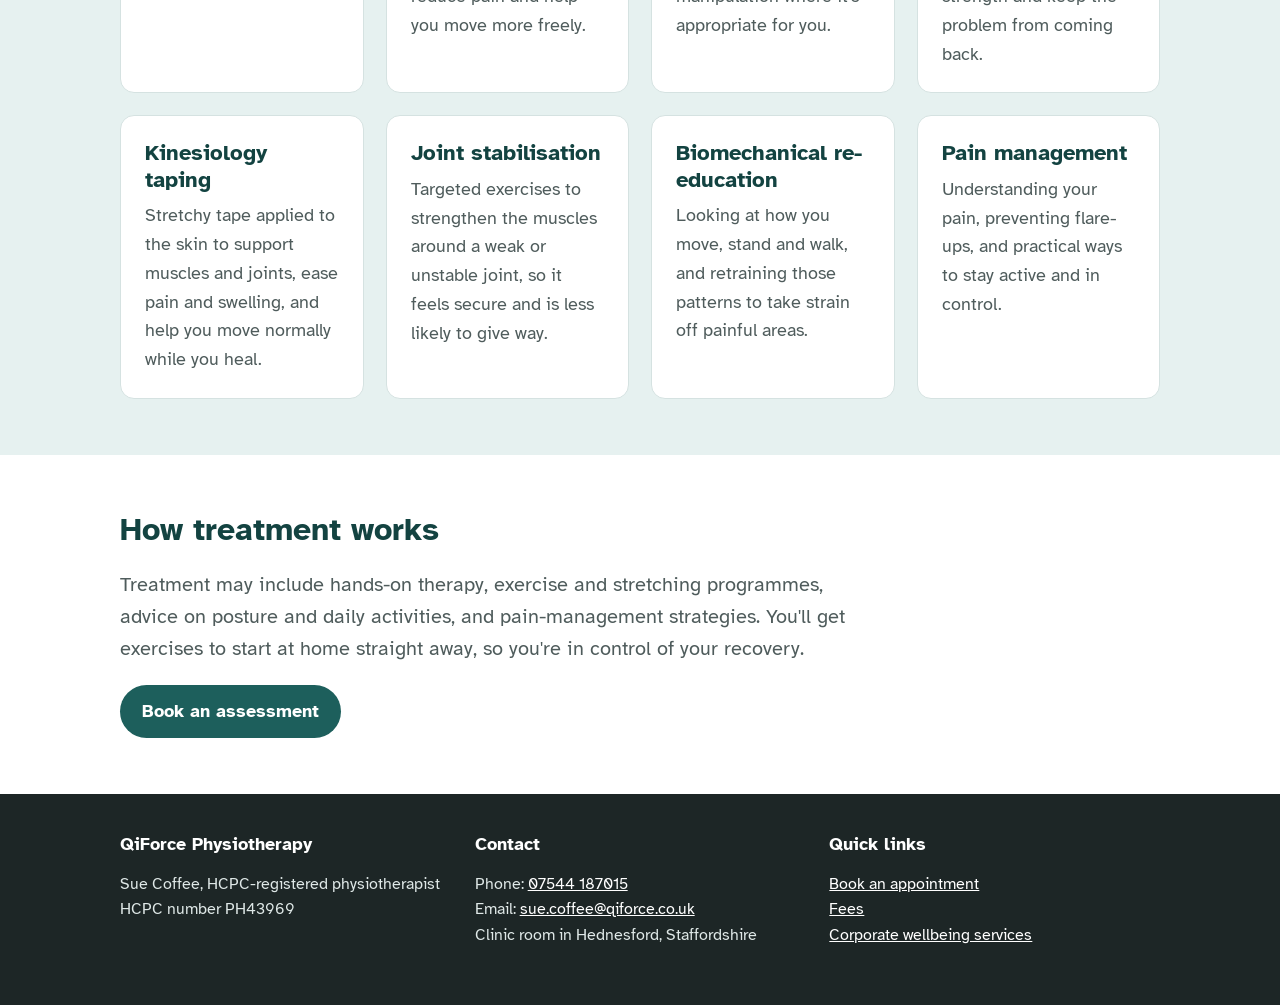
<file: treatments.html>
<!doctype html>
<html lang="en-GB">
<head>
<meta charset="utf-8">
<meta name="viewport" content="width=device-width, initial-scale=1">
<title>Conditions and treatments | QiForce Physiotherapy</title>
<meta name="description" content="Conditions treated by QiForce Physiotherapy in Hednesford: arthritis, back and neck pain, nerve pain, sports and soft tissue injuries, headaches, continence and neuro-rehabilitation. Treatments include acupuncture, soft tissue and joint mobilisation, manipulation, kinesiology taping, joint stabilisation, biomechanical re-education and exercise prescription.">
<link rel="preconnect" href="https://fonts.googleapis.com">
<link rel="stylesheet" href="https://fonts.googleapis.com/css2?family=Atkinson+Hyperlegible:wght@400;700&display=swap">
<link rel="stylesheet" href="style.css">
</head>
<body>

<header class="site"><div class="wrap">
<a class="logo" href="index.html"><img src="images/yinyang.svg" width="44" height="44" alt=""><span class="logo-text">QiForce Limited</span></a>
<nav class="main" aria-label="Main">
<a href="index.html">Home</a>
<a href="treatments.html" aria-current="page">Treatments</a>
<a href="your-visit.html">Your visit & fees</a>
<a href="about.html">About Sue</a>
<a href="corporate.html">Corporate</a>
<a href="book.html">Book</a>
</nav>
</div></header>
<main>
<div class="page-head"><div class="wrap">
<h1>Conditions and treatments</h1>
<p class="lead">If you're not sure whether physiotherapy is right for your problem, just ask. We'll talk it through before you book.</p>
</div></div>

<section><div class="wrap grid">
<div class="card"><h3>Arthritis and joint disease</h3><p>Osteoarthritis, spondylosis, rheumatoid and other inflammatory joint conditions, in the back, neck and any joint.</p></div>
<div class="card"><h3>Back and neck pain</h3><p>Acute and long-standing pain, stiffness, and pain that spreads into the arms or legs.</p></div>
<div class="card"><h3>Nerve pain</h3><p>Nerve impingement, neuropathy and nerve damage: sharp or travelling pain, pins and needles, or reduced feeling.</p></div>
<div class="card"><h3>Joint, muscle and soft tissue injuries</h3><p>For example plantar fasciitis, ACL and cartilage injuries, sprains and strains.</p></div>
<div class="card"><h3>Shoulder problems</h3><p>Frozen shoulder, impingement and tendonitis.</p></div>
<div class="card"><h3>Headaches</h3><p>Headaches linked to the neck, posture and muscle tension.</p></div>
<div class="card"><h3>Continence</h3><p>Improving bladder control.</p></div>
<div class="card"><h3>Neuro-rehabilitation</h3><p>Rebuilding movement, balance and confidence after a stroke or other neurological injury.</p></div>
<div class="card"><h3>Anxiety and sleep</h3><p>Practical strategies to calm, self-soothe and sleep better, alongside your physical treatment.</p></div>
<div class="card"><h3>Heart-health wellbeing</h3><p>Support with activity and lifestyle to reduce cardiovascular risk.</p></div>
</div></section>

<section class="alt"><div class="wrap">
<h2>Treatments I use</h2>
<div class="grid">
<div class="card"><img class="card-img" src="images/acupuncture.jpg" alt="Fine acupuncture needles being placed in a patient's back" loading="lazy"><h3>Acupuncture</h3><p>Fine needles to ease pain and muscle tension, used alongside your other treatment.</p></div>
<div class="card"><img class="card-img" src="images/soft-tissue.jpg" alt="Hands working on the muscles of a patient's upper back" loading="lazy"><h3>Soft tissue mobilisation</h3><p>Hands-on work on muscles, tendons and fascia to ease tightness, reduce pain and help you move more freely.</p></div>
<div class="card"><img class="card-img" src="images/joint-mobilisation.jpg" alt="A therapist's hands pressing on a patient's spine" loading="lazy"><h3>Joint mobilisation and manipulation</h3><p>Gentle, controlled movement of stiff or painful joints, including manipulation where it's appropriate for you.</p></div>
<div class="card"><img class="card-img" src="images/exercise.jpg" alt="A physiotherapist guiding a patient through an exercise with light weights" loading="lazy"><h3>Exercise prescription</h3><p>A programme of exercises and stretches made for you, to build strength and keep the problem from coming back.</p></div>
<div class="card"><h3>Kinesiology taping</h3><p>Stretchy tape applied to the skin to support muscles and joints, ease pain and swelling, and help you move normally while you heal.</p></div>
<div class="card"><h3>Joint stabilisation</h3><p>Targeted exercises to strengthen the muscles around a weak or unstable joint, so it feels secure and is less likely to give way.</p></div>
<div class="card"><h3>Biomechanical re-education</h3><p>Looking at how you move, stand and walk, and retraining those patterns to take strain off painful areas.</p></div>
<div class="card"><h3>Pain management</h3><p>Understanding your pain, preventing flare-ups, and practical ways to stay active and in control.</p></div>
</div>
</div></section>

<section><div class="wrap">
<h2>How treatment works</h2>
<p class="lead">Treatment may include hands-on therapy, exercise and stretching programmes, advice on posture and daily activities, and pain-management strategies. You'll get exercises to start at home straight away, so you're in control of your recovery.</p>
<a class="btn" href="book.html">Book an assessment</a>
</div></section>

</main>
<footer class="site"><div class="wrap">
<div><h3>QiForce Physiotherapy</h3>
<p>Sue Coffee, HCPC-registered physiotherapist<br>HCPC number PH43969</p></div>
<div><h3>Contact</h3>
<p>Phone: <a href="tel:07544187015">07544 187015</a><br>
Email: <a href="mailto:sue.coffee@qiforce.co.uk">sue.coffee@qiforce.co.uk</a><br>
Clinic room in Hednesford, Staffordshire</p></div>
<div><h3>Quick links</h3>
<p><a href="book.html">Book an appointment</a><br><a href="your-visit.html">Fees</a><br><a href="corporate.html">Corporate wellbeing services</a></p></div>
</div></footer>
</body>
</html>
</file>
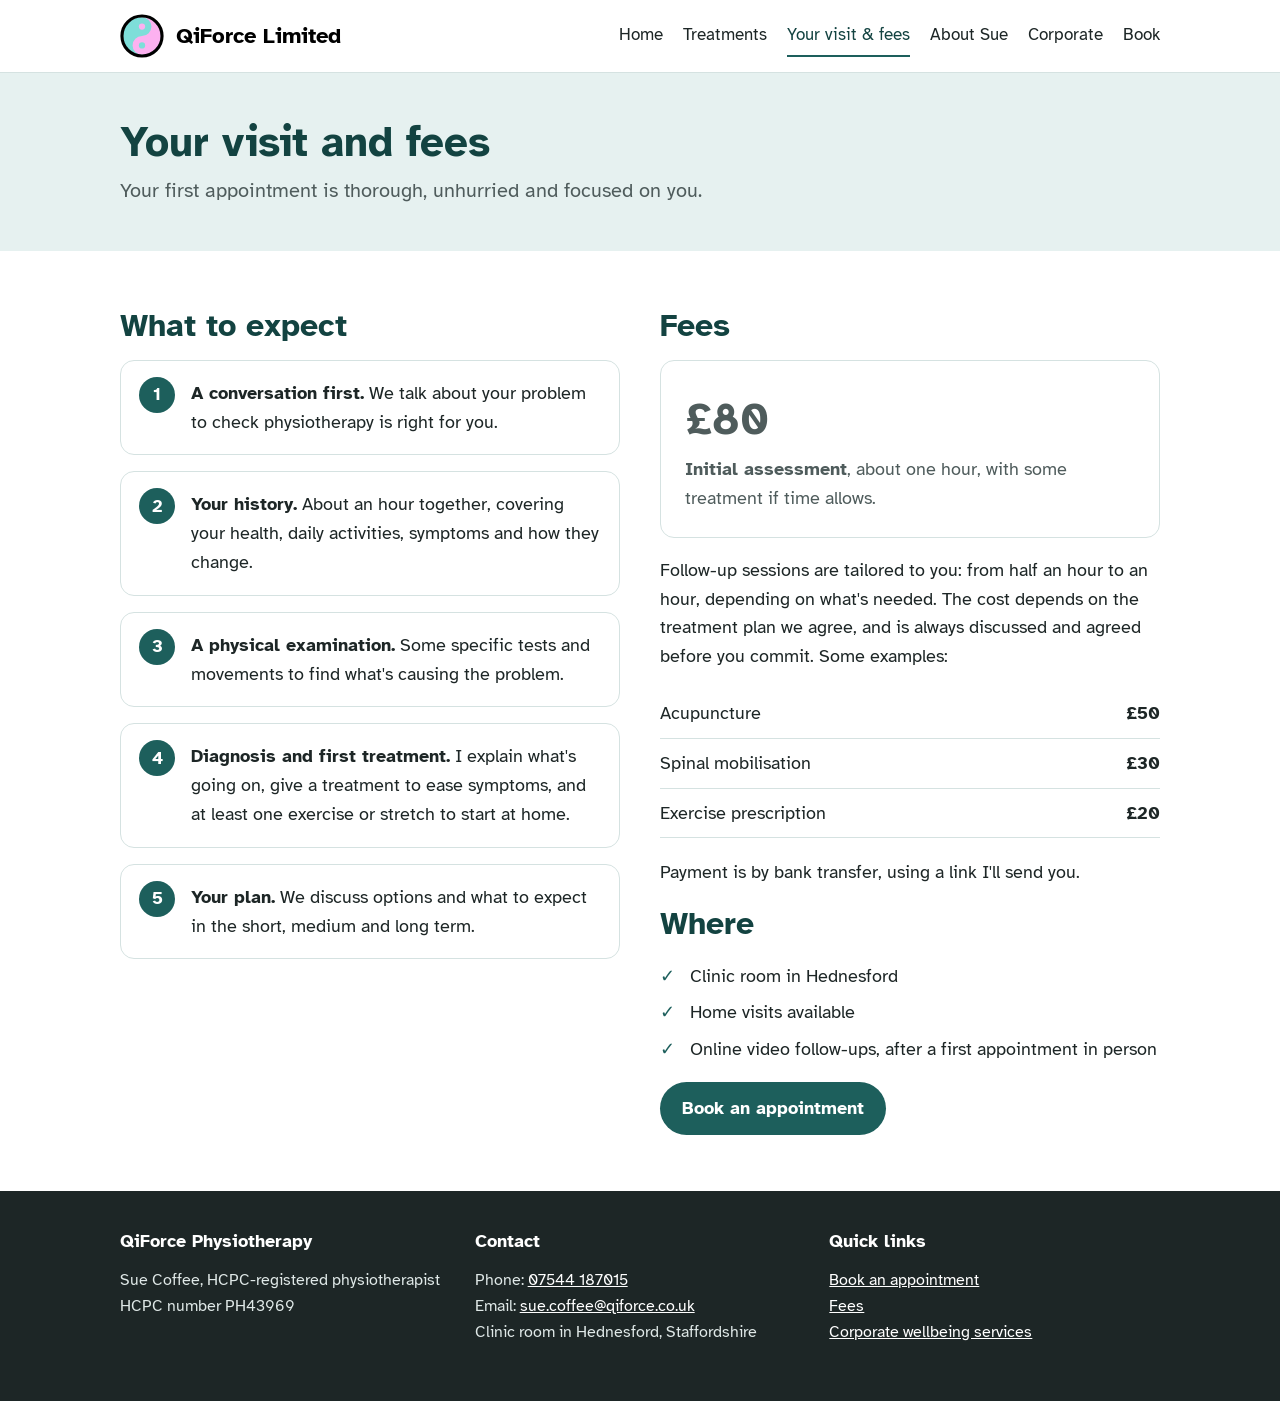
<file: your-visit.html>
<!doctype html>
<html lang="en-GB">
<head>
<meta charset="utf-8">
<meta name="viewport" content="width=device-width, initial-scale=1">
<title>Your visit and fees | QiForce Physiotherapy</title>
<meta name="description" content="What to expect at your first physiotherapy appointment with QiForce, and fees: £80 for an in-depth initial assessment.">
<link rel="preconnect" href="https://fonts.googleapis.com">
<link rel="stylesheet" href="https://fonts.googleapis.com/css2?family=Atkinson+Hyperlegible:wght@400;700&display=swap">
<link rel="stylesheet" href="style.css">
</head>
<body>

<header class="site"><div class="wrap">
<a class="logo" href="index.html"><img src="images/yinyang.svg" width="44" height="44" alt=""><span class="logo-text">QiForce Limited</span></a>
<nav class="main" aria-label="Main">
<a href="index.html">Home</a>
<a href="treatments.html">Treatments</a>
<a href="your-visit.html" aria-current="page">Your visit & fees</a>
<a href="about.html">About Sue</a>
<a href="corporate.html">Corporate</a>
<a href="book.html">Book</a>
</nav>
</div></header>
<main>
<div class="page-head"><div class="wrap">
<h1>Your visit and fees</h1>
<p class="lead">Your first appointment is thorough, unhurried and focused on you.</p>
</div></div>

<section><div class="wrap two">
<div>
<h2>What to expect</h2>
<ol class="steps">
<li><strong>A conversation first.</strong> We talk about your problem to check physiotherapy is right for you.</li>
<li><strong>Your history.</strong> About an hour together, covering your health, daily activities, symptoms and how they change.</li>
<li><strong>A physical examination.</strong> Some specific tests and movements to find what's causing the problem.</li>
<li><strong>Diagnosis and first treatment.</strong> I explain what's going on, give a treatment to ease symptoms, and at least one exercise or stretch to start at home.</li>
<li><strong>Your plan.</strong> We discuss options and what to expect in the short, medium and long term.</li>
</ol>
</div>
<div>
<h2>Fees</h2>
<div class="card">
<p class="price">£80</p>
<p><strong>Initial assessment</strong>, about one hour, with some treatment if time allows.</p>
</div>
<p>Follow-up sessions are tailored to you: from half an hour to an hour, depending on what's needed. The cost depends on the treatment plan we agree, and is always discussed and agreed before you commit. Some examples:</p>
<ul class="prices">
<li><span>Acupuncture</span> <strong>£50</strong></li>
<li><span>Spinal mobilisation</span> <strong>£30</strong></li>
<li><span>Exercise prescription</span> <strong>£20</strong></li>
</ul>
<p>Payment is by bank transfer, using a link I'll send you.</p>
<h2>Where</h2>
<ul class="ticks">
<li>Clinic room in Hednesford</li>
<li>Home visits available</li>
<li>Online video follow-ups, after a first appointment in person</li>
</ul>
<a class="btn" href="book.html">Book an appointment</a>
</div>
</div></section>

</main>
<footer class="site"><div class="wrap">
<div><h3>QiForce Physiotherapy</h3>
<p>Sue Coffee, HCPC-registered physiotherapist<br>HCPC number PH43969</p></div>
<div><h3>Contact</h3>
<p>Phone: <a href="tel:07544187015">07544 187015</a><br>
Email: <a href="mailto:sue.coffee@qiforce.co.uk">sue.coffee@qiforce.co.uk</a><br>
Clinic room in Hednesford, Staffordshire</p></div>
<div><h3>Quick links</h3>
<p><a href="book.html">Book an appointment</a><br><a href="your-visit.html">Fees</a><br><a href="corporate.html">Corporate wellbeing services</a></p></div>
</div></footer>
</body>
</html>
</file>
<file: style.css>
:root {
  --teal: #1d5f5c;
  --teal-dark: #134341;
  --teal-light: #e6f1f0;
  --lilac: #b98fd1;
  --ink: #1d2626;
  --muted: #4f5c5c;
  --bg: #ffffff;
  --line: #d5e2e1;
  --radius: 14px;
  --max: 1080px;
}
* { box-sizing: border-box; }
html { scroll-behavior: smooth; }
body {
  margin: 0; background: var(--bg); color: var(--ink);
  font-family: "Atkinson Hyperlegible", system-ui, -apple-system, "Segoe UI", sans-serif;
  font-size: 18px; line-height: 1.6;
}
img { max-width: 100%; display: block; }
a { color: var(--teal); }
a:focus-visible, button:focus-visible, input:focus-visible, select:focus-visible, textarea:focus-visible {
  outline: 3px solid var(--lilac); outline-offset: 2px;
}
.wrap { max-width: var(--max); margin: 0 auto; padding: 0 20px; }

/* Header */
header.site { border-bottom: 1px solid var(--line); background: #fff; position: sticky; top: 0; z-index: 10; }
header.site .wrap { display: flex; align-items: center; justify-content: space-between; gap: 16px; min-height: 72px; flex-wrap: wrap; }
.logo { display: inline-flex; align-items: center; gap: 12px; font-size: 22px; font-weight: 700; color: #000; text-decoration: none; }
.logo img { width: 44px; height: 44px; display: block; }
nav.main { display: flex; gap: 6px 20px; flex-wrap: wrap; }
nav.main a { text-decoration: none; color: var(--ink); font-size: 17px; padding: 6px 0; border-bottom: 2px solid transparent; }
nav.main a:hover, nav.main a[aria-current="page"] { border-bottom-color: var(--teal); color: var(--teal-dark); }
.btn {
  display: inline-block; background: var(--teal); color: #fff; text-decoration: none;
  padding: 12px 22px; border-radius: 999px; font-weight: 700; border: 0; font-size: 18px; cursor: pointer;
}
.btn:hover { background: var(--teal-dark); }
.btn.ghost { background: transparent; color: var(--teal-dark); border: 2px solid var(--teal); }

/* Hero */
.hero { background: linear-gradient(135deg, var(--teal-dark), var(--teal)); color: #fff; }
.hero .wrap { display: grid; grid-template-columns: 1.2fr 1fr; gap: 40px; align-items: center; padding-top: 64px; padding-bottom: 64px; }
.hero h1 { font-size: clamp(32px, 5vw, 50px); line-height: 1.12; margin: 0 0 16px; }
.hero p { font-size: 20px; margin: 0 0 26px; opacity: .95; }
.hero .btn { background: #fff; color: var(--teal-dark); }
.hero .btn.ghost { background: transparent; color: #fff; border-color: #fff; margin-left: 10px; }
.photo-slot {
  aspect-ratio: 4 / 3; border-radius: var(--radius); background: rgba(255,255,255,.12);
  border: 2px dashed rgba(255,255,255,.5); display: grid; place-items: center; text-align: center;
  padding: 20px; font-size: 16px;
}
.photo-slot.light { background: var(--teal-light); border-color: var(--line); color: var(--muted); }

/* Sections */
section { padding: 56px 0; }
section.alt { background: var(--teal-light); }
h1, h2, h3 { color: var(--teal-dark); line-height: 1.2; }
.hero h1 { color: #fff; }
h2 { font-size: 32px; margin: 0 0 14px; }
h3 { font-size: 22px; margin: 0 0 8px; }
.lead { font-size: 20px; color: var(--muted); max-width: 760px; }
.page-head { background: var(--teal-light); padding: 44px 0; }
.page-head h1 { margin: 0 0 8px; font-size: clamp(30px, 4.5vw, 42px); }
.page-head p { margin: 0; }

.grid { display: grid; gap: 22px; grid-template-columns: repeat(auto-fit, minmax(240px, 1fr)); }
.card { background: #fff; border: 1px solid var(--line); border-radius: var(--radius); padding: 24px; }
.card p { margin: 0; color: var(--muted); }
.steps { counter-reset: s; list-style: none; padding: 0; margin: 0; display: grid; gap: 16px; }
.steps li { counter-increment: s; position: relative; padding: 18px 20px 18px 70px; background: #fff; border: 1px solid var(--line); border-radius: var(--radius); }
.steps li::before {
  content: counter(s); position: absolute; left: 18px; top: 16px; width: 36px; height: 36px; border-radius: 50%;
  background: var(--teal); color: #fff; display: grid; place-items: center; font-weight: 700;
}
.two { display: grid; grid-template-columns: 1fr 1fr; gap: 40px; align-items: start; }
.price { font-size: 44px; font-weight: 700; color: var(--teal-dark); margin: 0; }
.badge { display: inline-block; background: #fff; border: 1px solid var(--line); border-radius: 999px; padding: 6px 14px; font-size: 16px; margin: 4px 6px 4px 0; }
ul.ticks { padding: 0; list-style: none; }
ul.ticks li { padding-left: 30px; position: relative; margin: 8px 0; }
ul.ticks li::before { content: "✓"; position: absolute; left: 0; color: var(--teal); font-weight: 700; }
.cta { background: var(--teal-dark); color: #fff; border-radius: var(--radius); padding: 36px; display: flex; justify-content: space-between; align-items: center; gap: 20px; flex-wrap: wrap; }
.cta h2 { color: #fff; margin: 0 0 6px; }
.cta p { margin: 0; }
.cta .btn { background: #fff; color: var(--teal-dark); }

/* Form */
form.booking { display: grid; gap: 16px; background: #fff; border: 1px solid var(--line); border-radius: var(--radius); padding: 26px; }
form.booking label { font-weight: 700; display: block; margin-bottom: 4px; }
form.booking .hint { font-weight: 400; color: var(--muted); font-size: 16px; }
input, select, textarea { width: 100%; font: inherit; padding: 12px; border: 1.5px solid #9fb5b3; border-radius: 10px; background: #fff; }
textarea { min-height: 130px; }
.row { display: grid; grid-template-columns: 1fr 1fr; gap: 16px; }
.check { display: flex; gap: 10px; align-items: flex-start; font-weight: 400 !important; }
.check input { width: auto; margin-top: 6px; }
.hidden { display: none; }

/* Footer */
footer.site { background: var(--ink); color: #dfe8e7; padding: 40px 0; font-size: 16px; margin-top: 0; }
footer.site a { color: #fff; }
footer.site .wrap { display: grid; grid-template-columns: repeat(auto-fit, minmax(220px, 1fr)); gap: 24px; }
footer.site h3 { color: #fff; font-size: 18px; }
.draft-note { background: #fff4c2; color: #4a3d00; text-align: center; padding: 8px 16px; font-size: 15px; }

@media (max-width: 760px) {
  body { font-size: 17px; }
  .hero .wrap, .two, .row { grid-template-columns: 1fr; }
  .hero .wrap { padding-top: 40px; padding-bottom: 40px; }
  .hero .btn.ghost { margin: 10px 0 0; }
  section { padding: 40px 0; }
  header.site { position: static; }
}

.portrait { width: 100%; height: auto; border-radius: var(--radius); display: block; }
.prices { list-style: none; padding: 0; margin: 0 0 20px; }
.prices li { display: flex; justify-content: space-between; gap: 16px; padding: 10px 0; border-bottom: 1px solid var(--line); }
.gform { width: 100%; height: 1900px; border: 1px solid var(--line); border-radius: var(--radius); background: #fff; }
.hero-img { width: 100%; height: auto; aspect-ratio: 4 / 3; object-fit: cover; border-radius: var(--radius); display: block; }
.card-img { width: calc(100% + 48px); margin: -24px -24px 16px; aspect-ratio: 3 / 2; object-fit: cover; border-radius: var(--radius) var(--radius) 0 0; display: block; max-width: none; }
.brand { display: inline-flex; flex-direction: column; align-items: center; gap: 10px; margin-bottom: 28px; }
.brand img { width: 96px; height: 96px; display: block; }
.brand span { font-weight: 700; font-size: 20px; letter-spacing: .04em; }
.brand { background: #fff; color: #000; padding: 16px 22px 12px; border-radius: var(--radius); }
</file>
